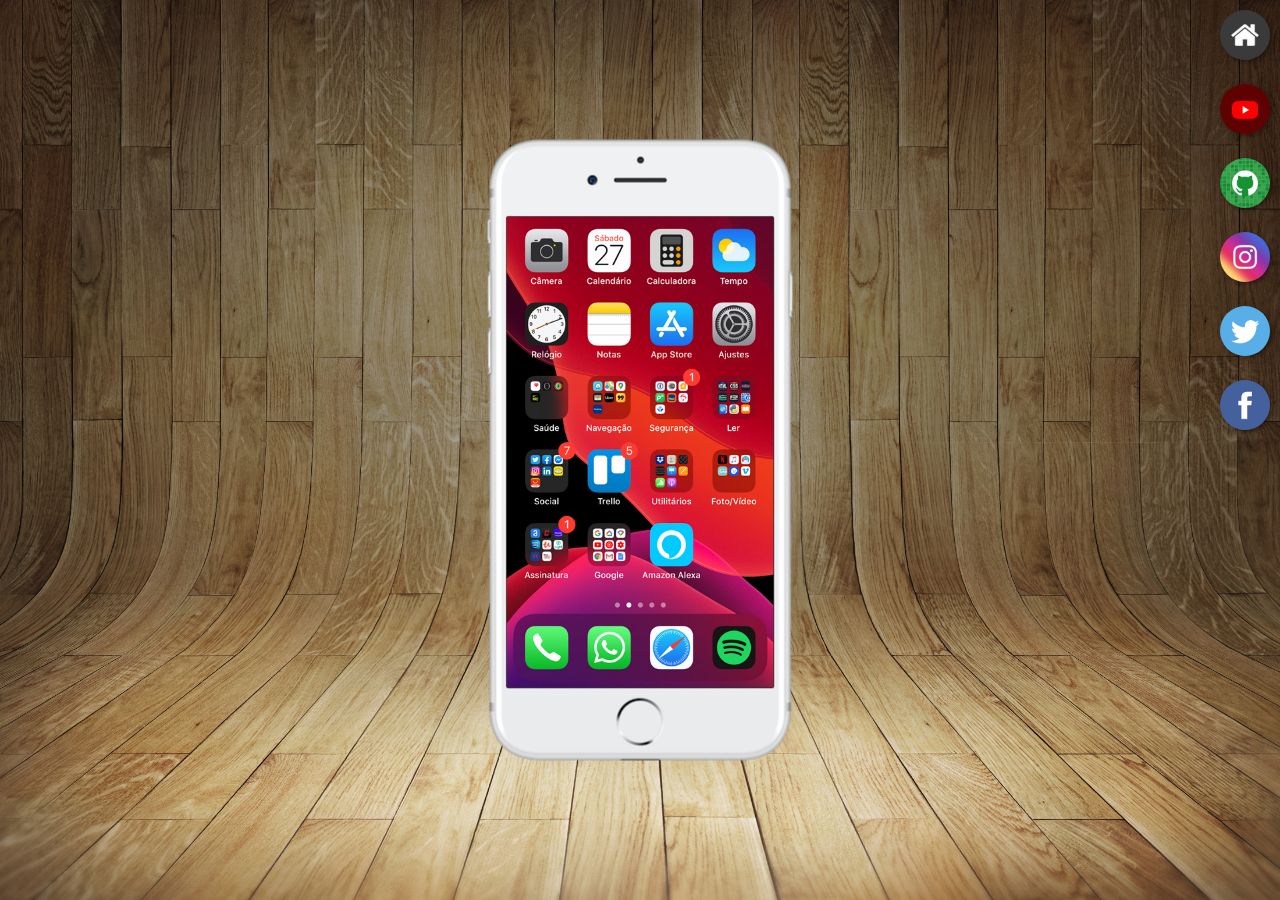
<file: index.html>
<!DOCTYPE html>
<html lang="pt-br">
<head>
    <meta charset="UTF-8">
    <meta http-equiv="X-UA-Compatible" content="IE=edge">
    <meta name="viewport" content="width=device-width, initial-scale=1.0">
    <title>Projeto Rede Sociais</title>
    <link rel="stylesheet" href="estilo/style.css">
</head>
<body>
    <main>
        <section id="telefone">
            <iframe src="home.html" name="tela" id="tela" frameborder="0">
                Seu navegador não é compatível com isso...
            </iframe>
        </section>

        <section id="redes-sociais">
            <a href="home.html" target="tela"><img src="imagens/logo-home.jpg" alt=""></a> <br>
            <a href="paginas/youtube.html" target="tela"><img src="imagens/logo-youtube.jpg" alt=""></a> <br>
            <a href="paginas/github.html" target="tela"><img src="imagens/logo-github.jpg" alt=""></a> <br>
            <a href="paginas/instagram.html" target="tela"><img src="imagens/logo-instagram.jpg" alt=""></a> <br>
            <a href="paginas/twitter.html" target="tela"><img src="imagens/logo-twitter.jpg" alt=""></a> <br>
            <a href="paginas/facebook.html" target="tela"><img src="imagens/logo-facebook.jpg" alt=""></a>
        </section>
    </main>
</body>
</html>
</file>
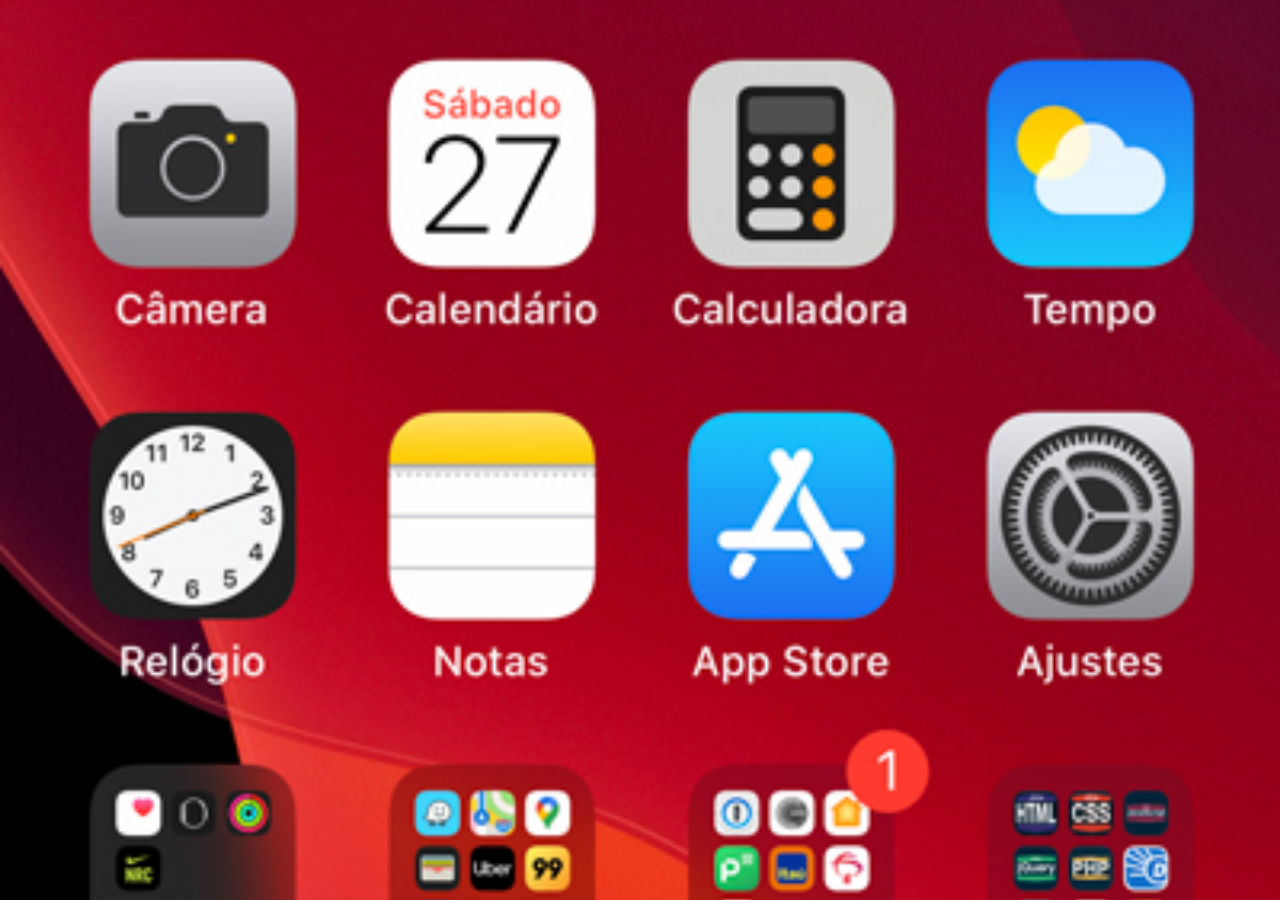
<file: home.html>
<!DOCTYPE html>
<html lang="pt-br">
<head>
    <meta charset="UTF-8">
    <meta http-equiv="X-UA-Compatible" content="IE=edge">
    <meta name="viewport" content="width=device-width, initial-scale=1.0">
    <title>Home</title>
    <style>
        * { 
            margin: 0px;
            padding: 0px;
        }

        body {
            width: 100vw;
            height: 100vh;
            background:black url(imagens/tela-home.jpg) top center/cover no-repeat fixed ;
        }
    </style>
</head>
<body>
    
</body>
</html>
</file>
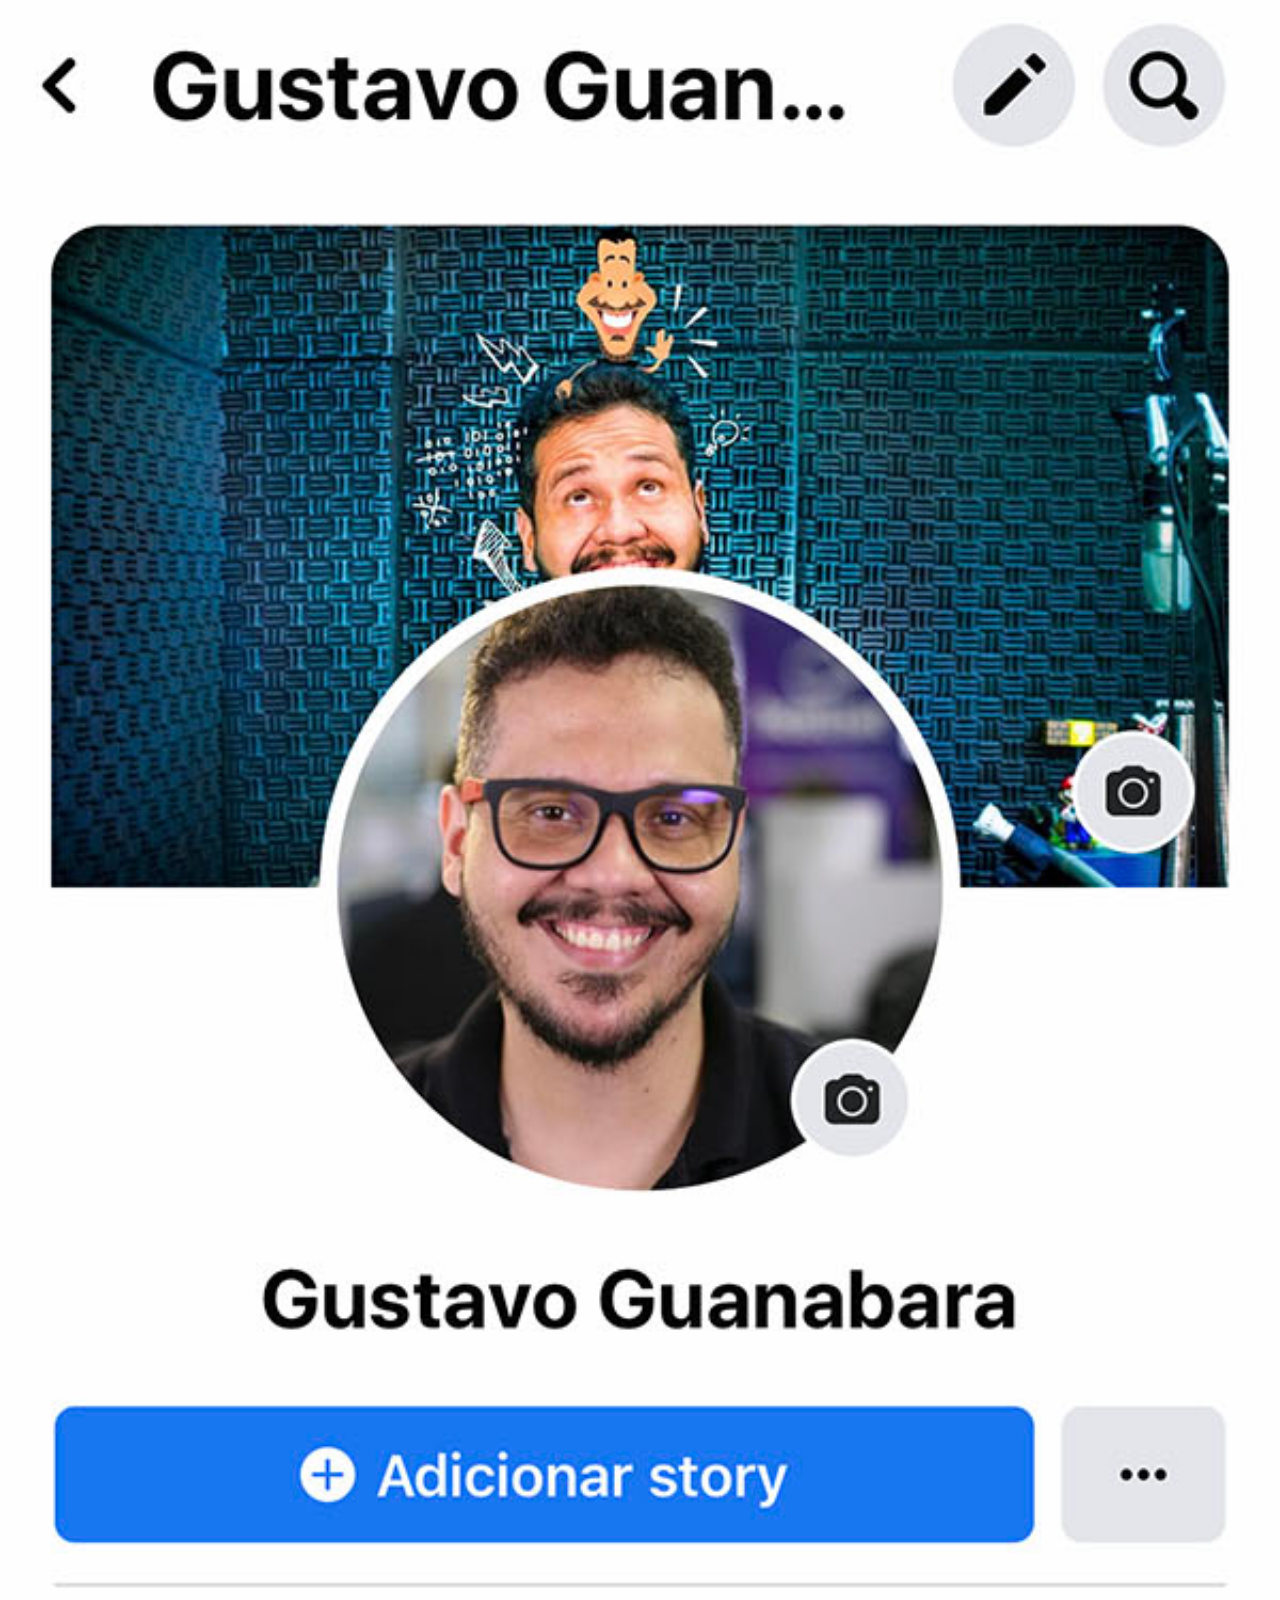
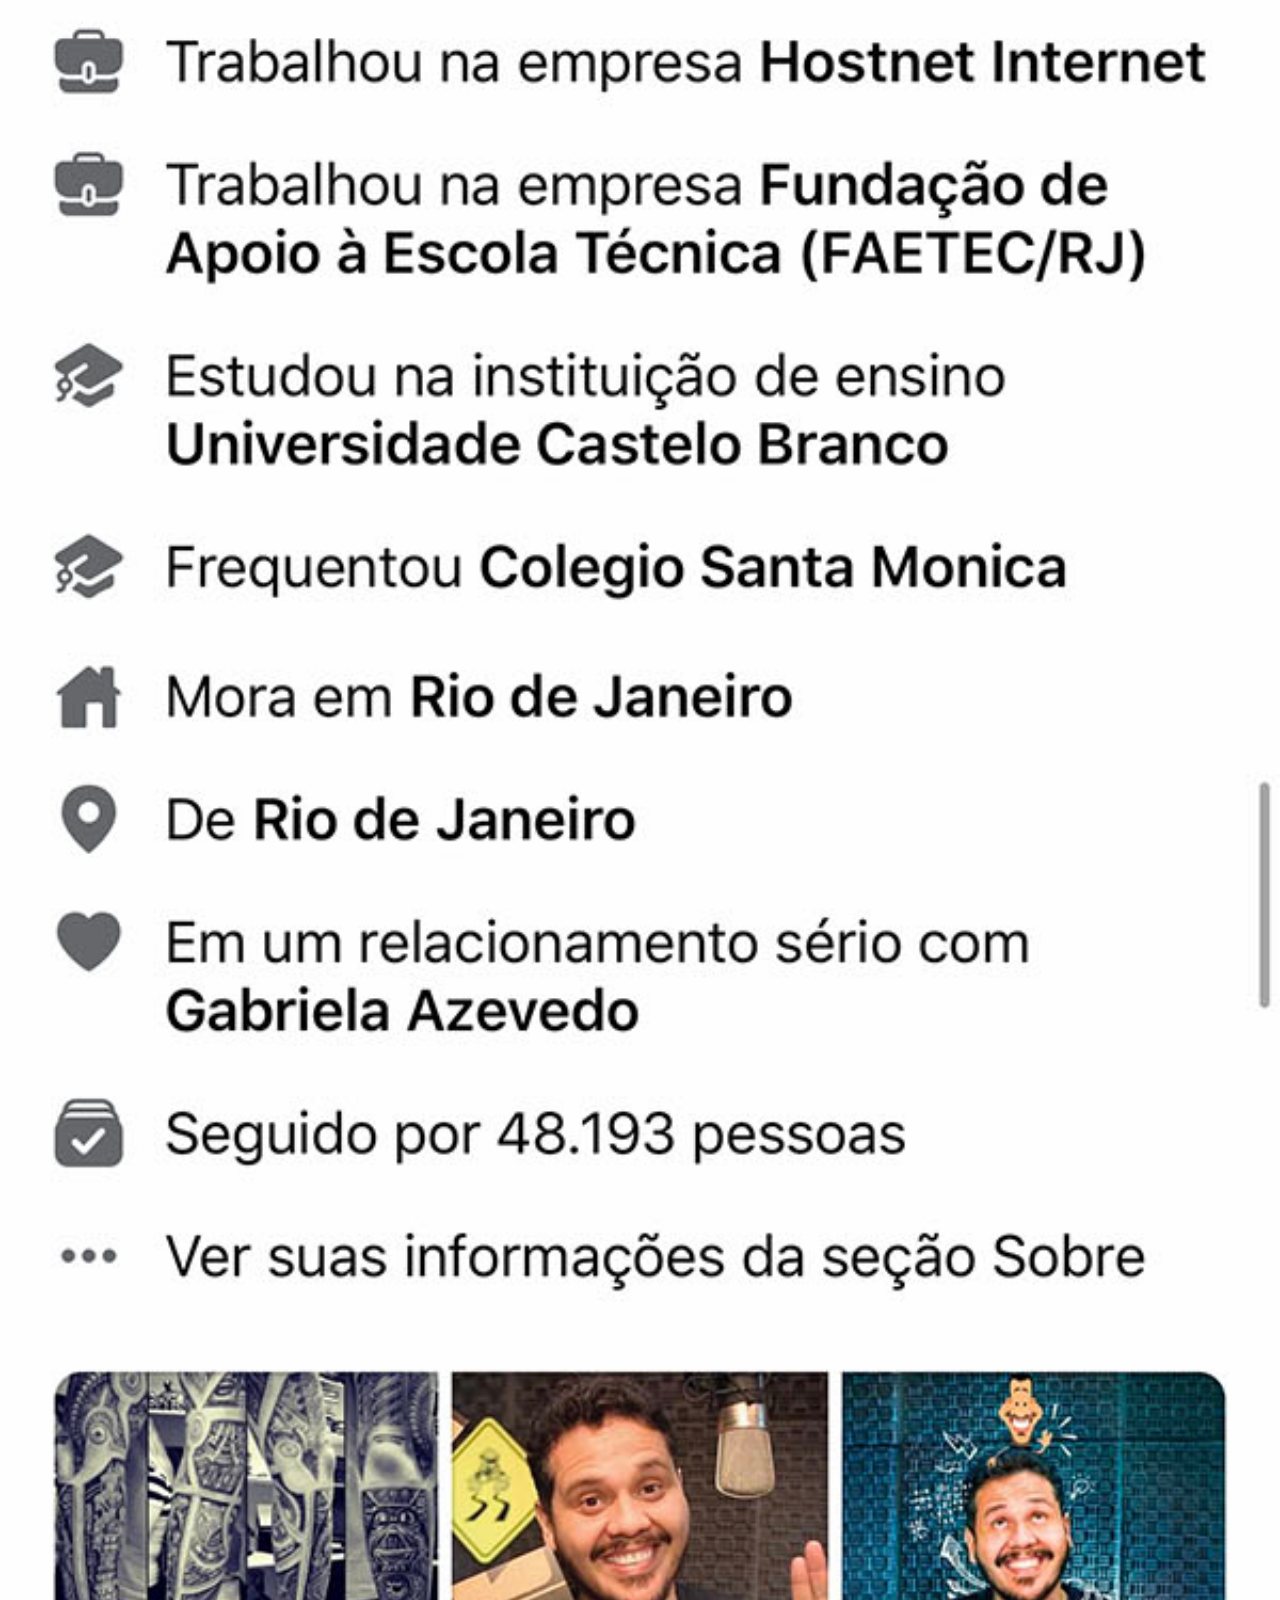
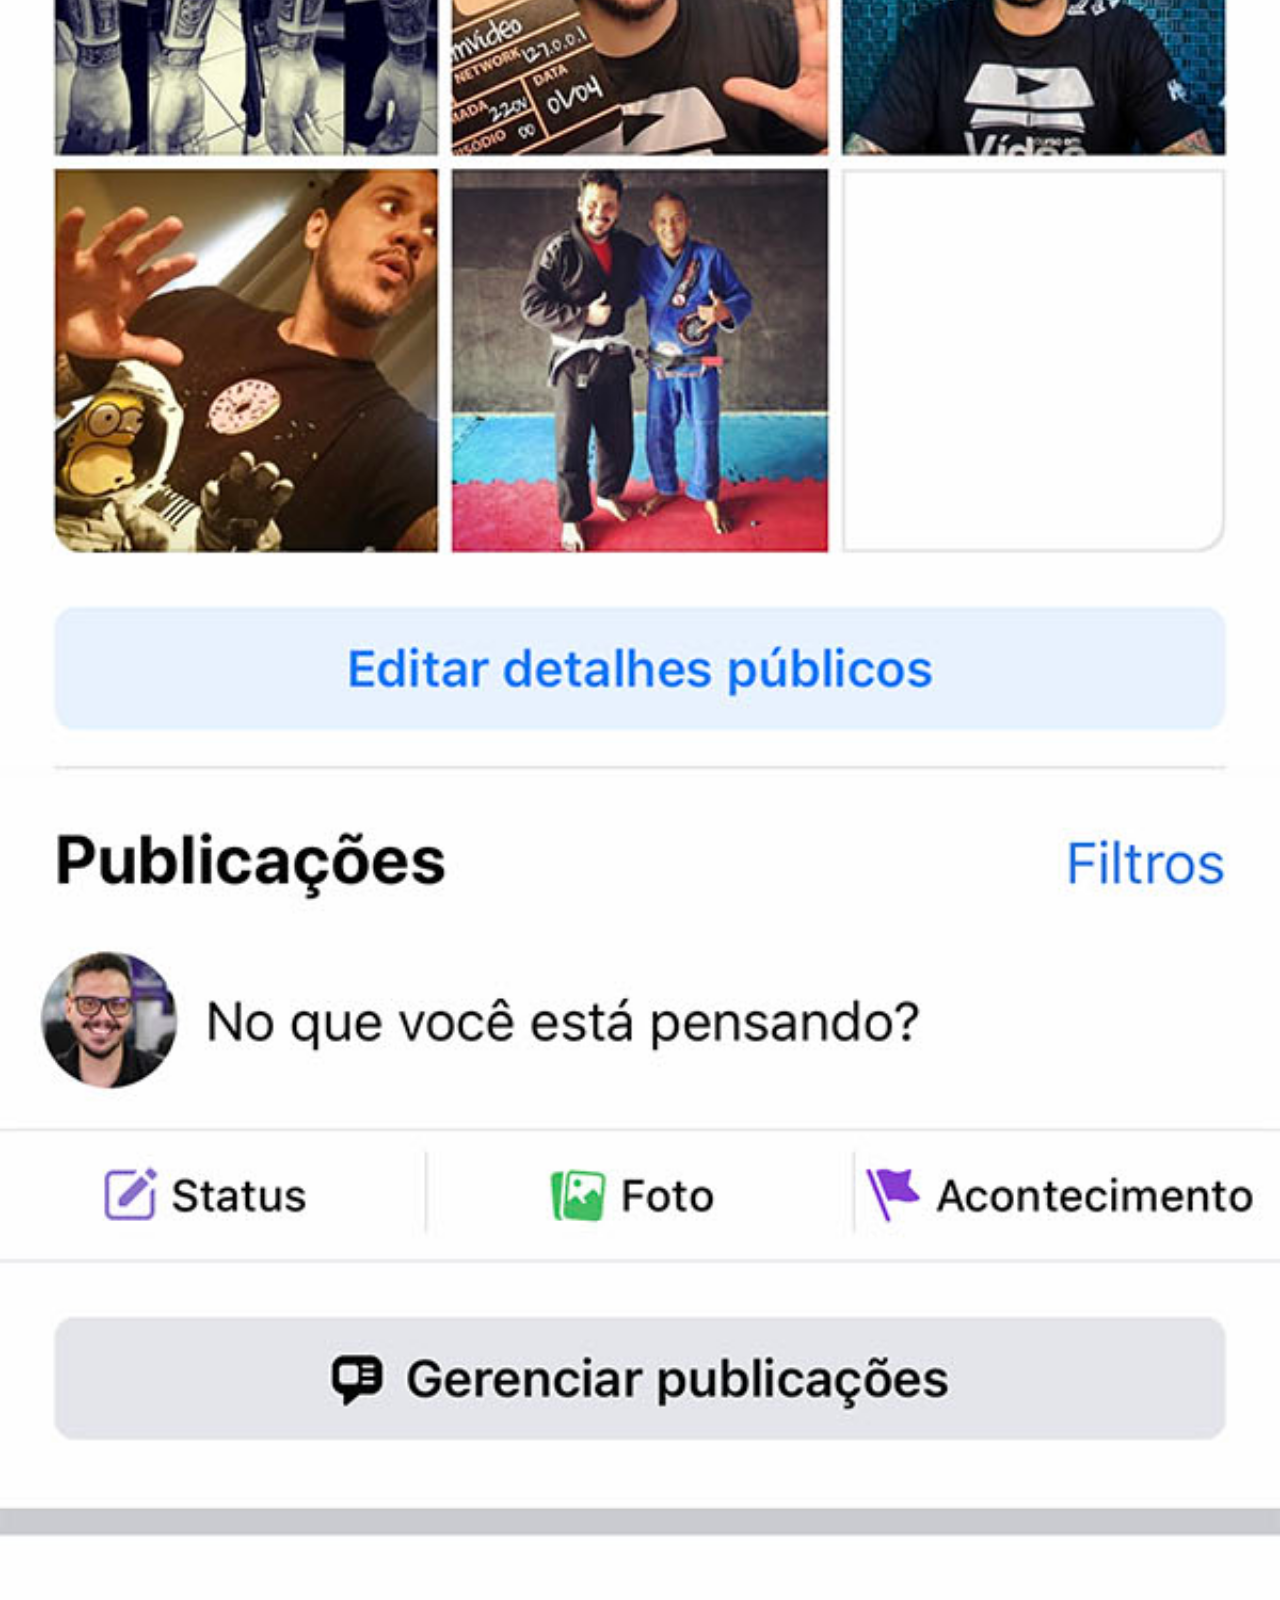
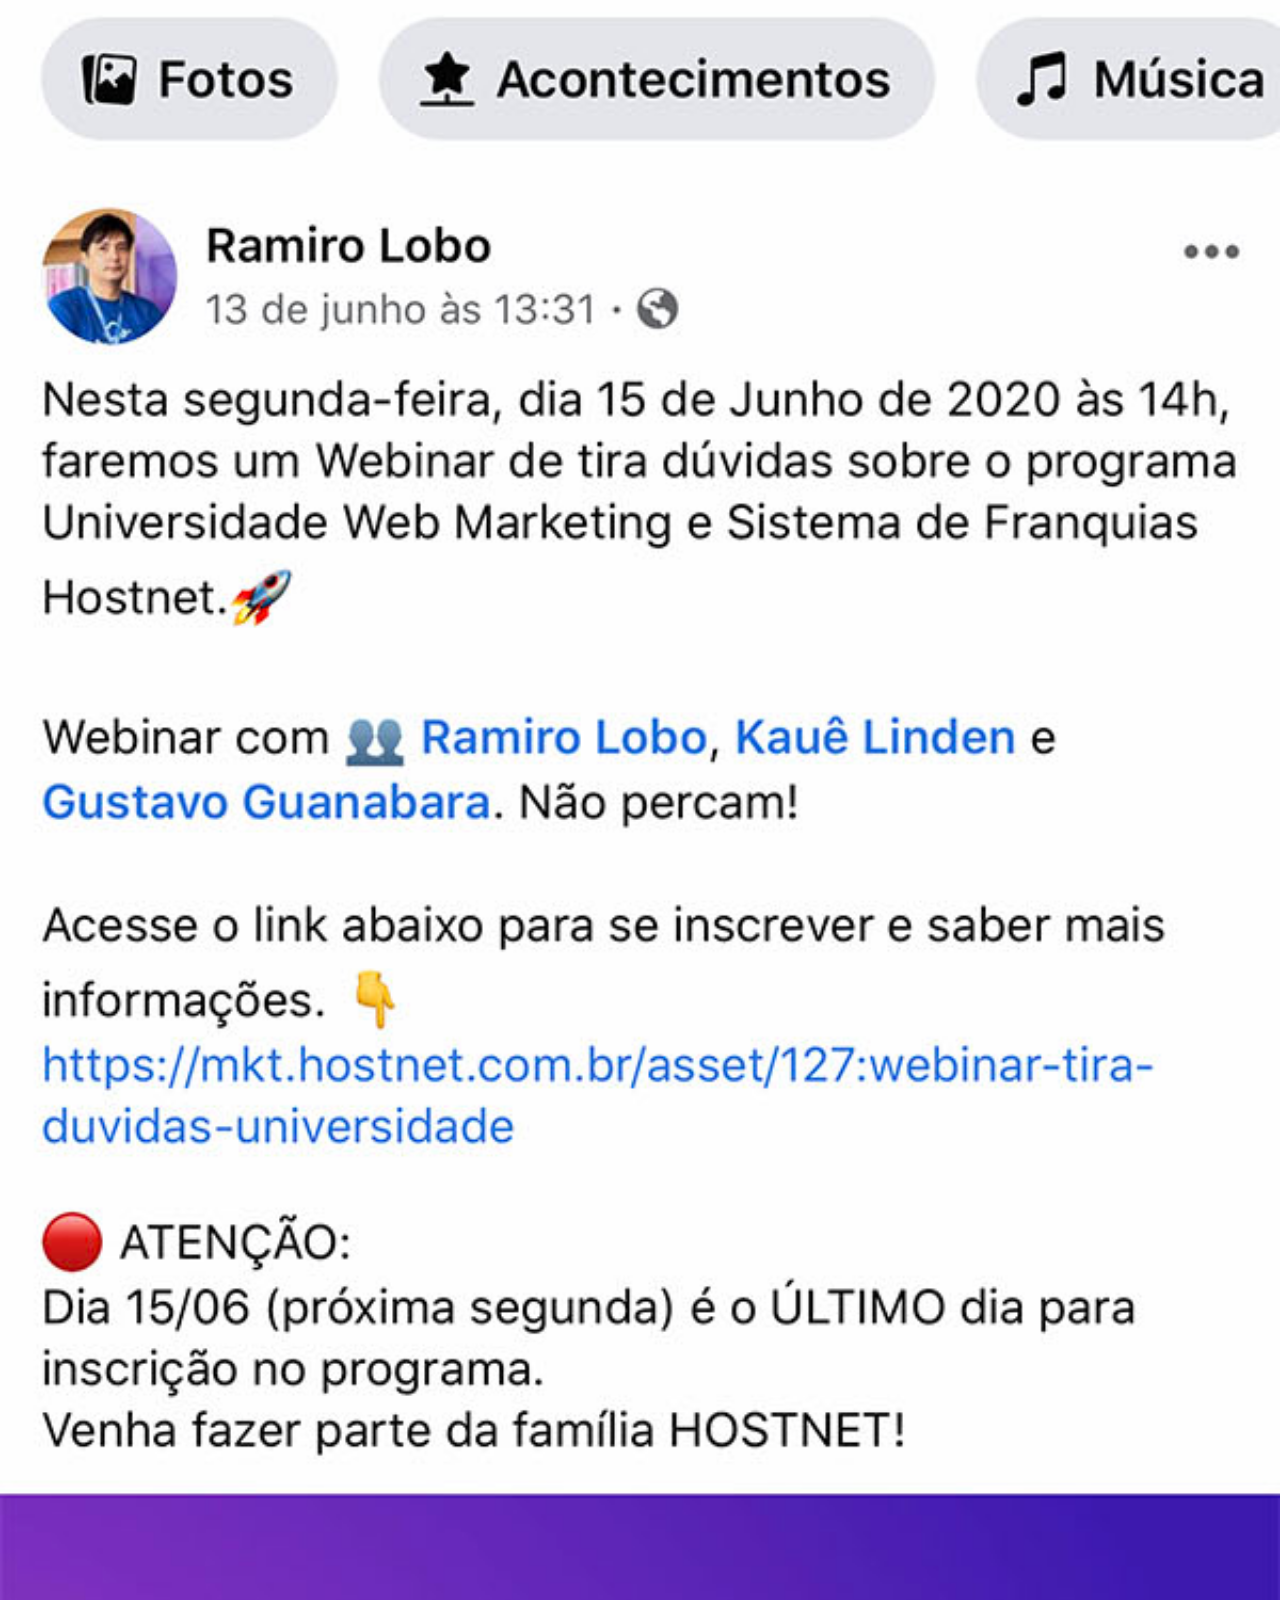
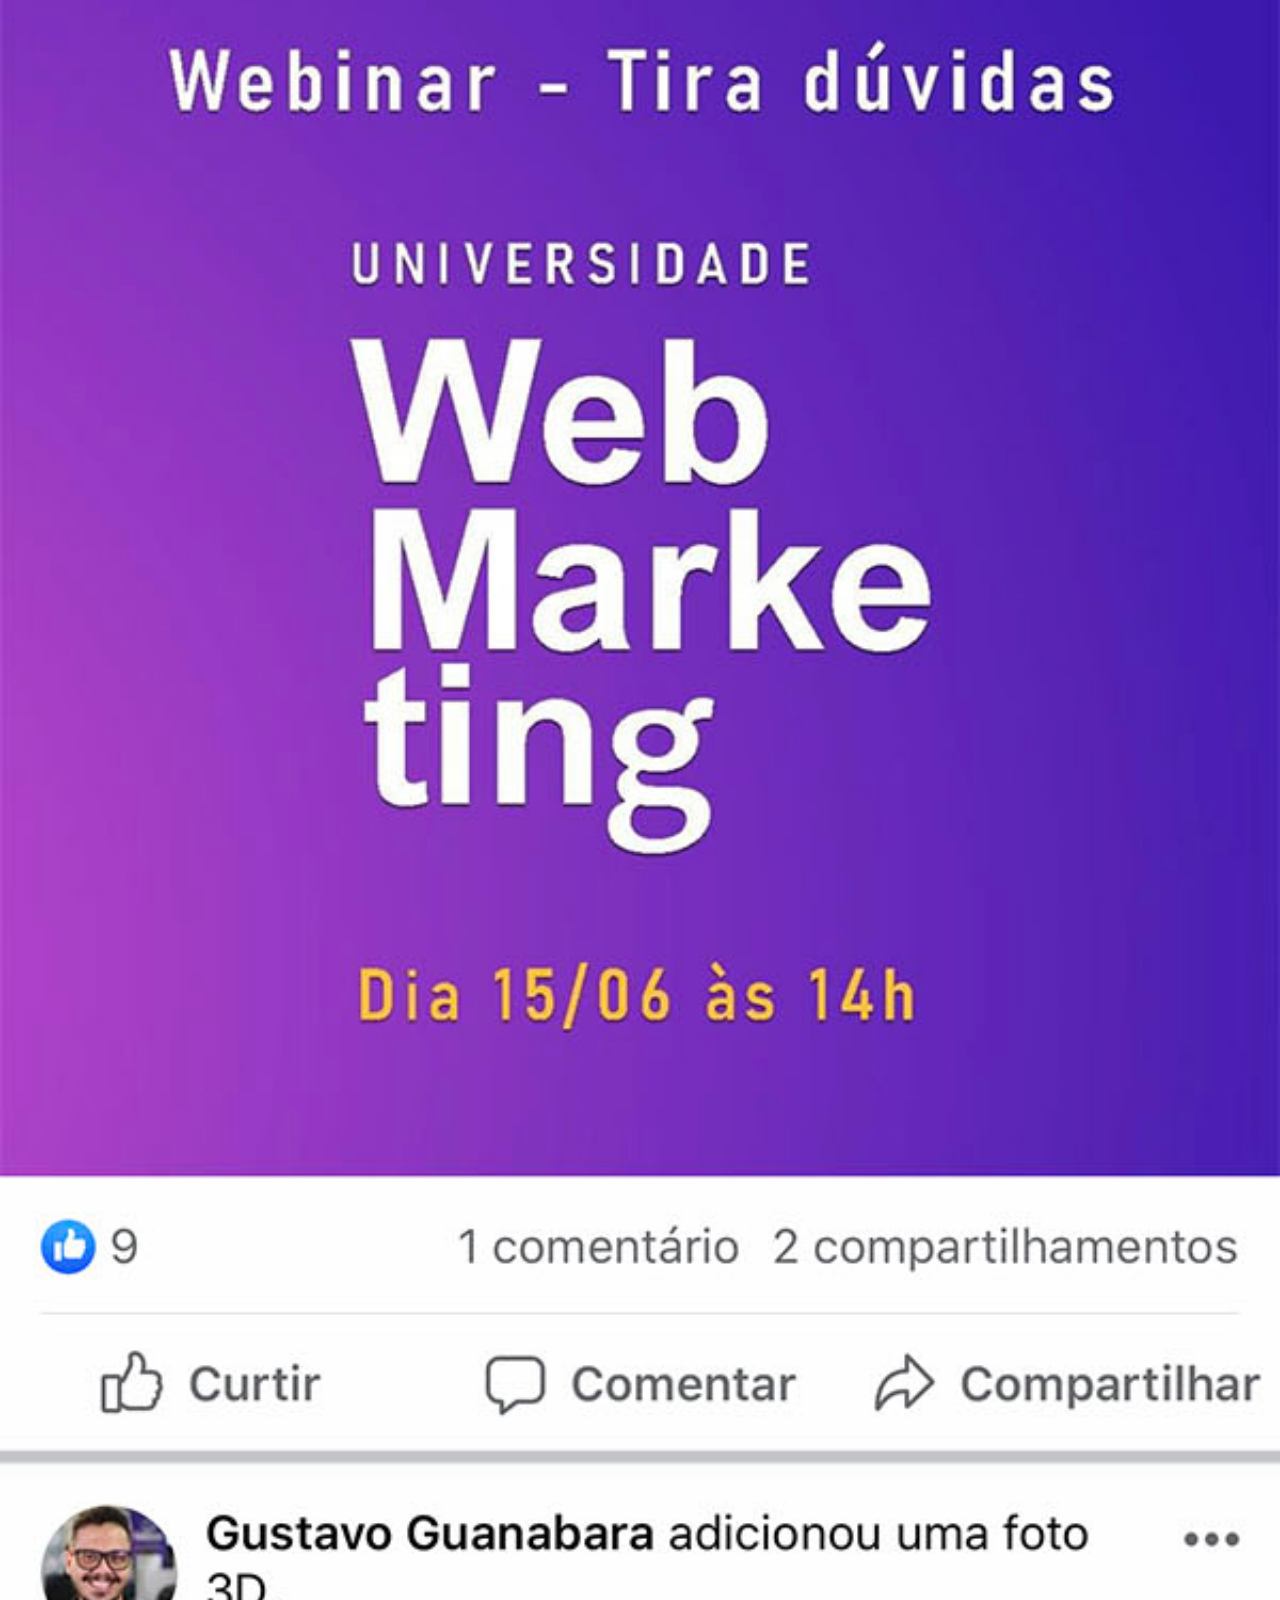
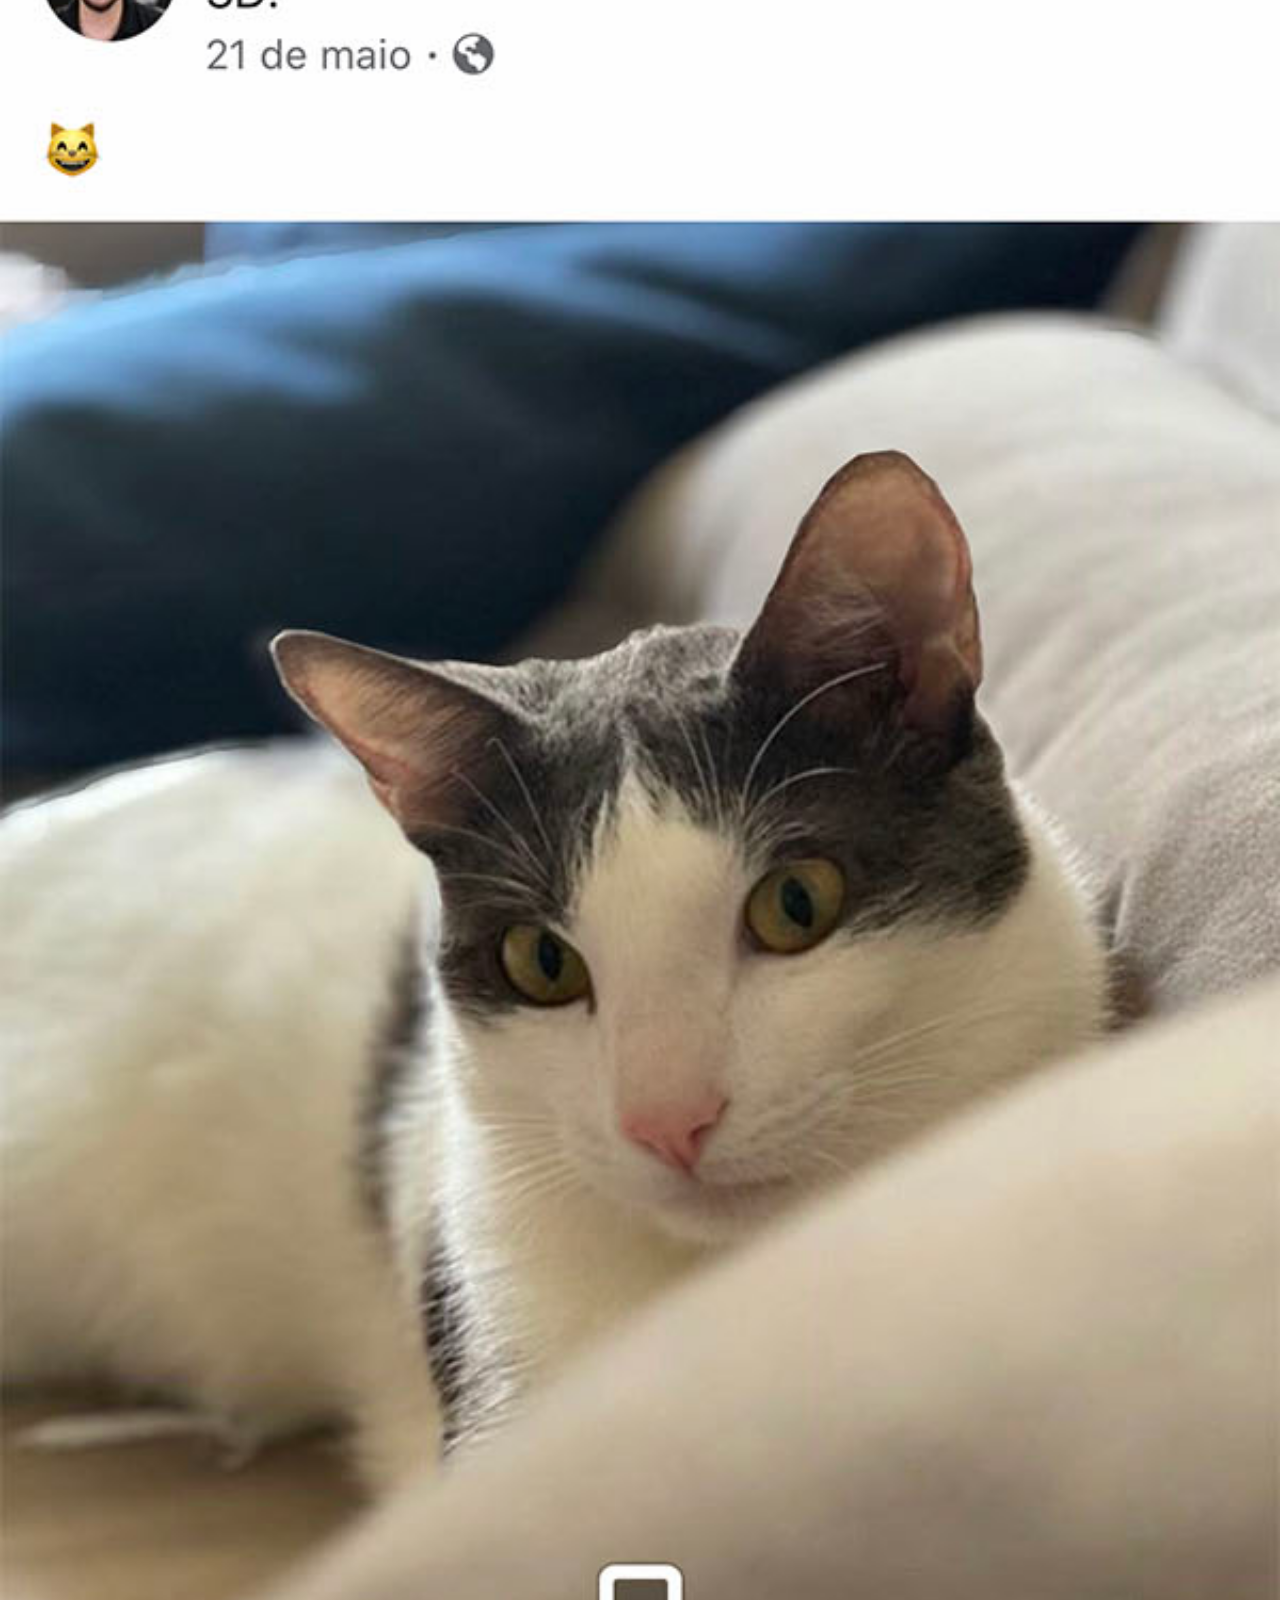
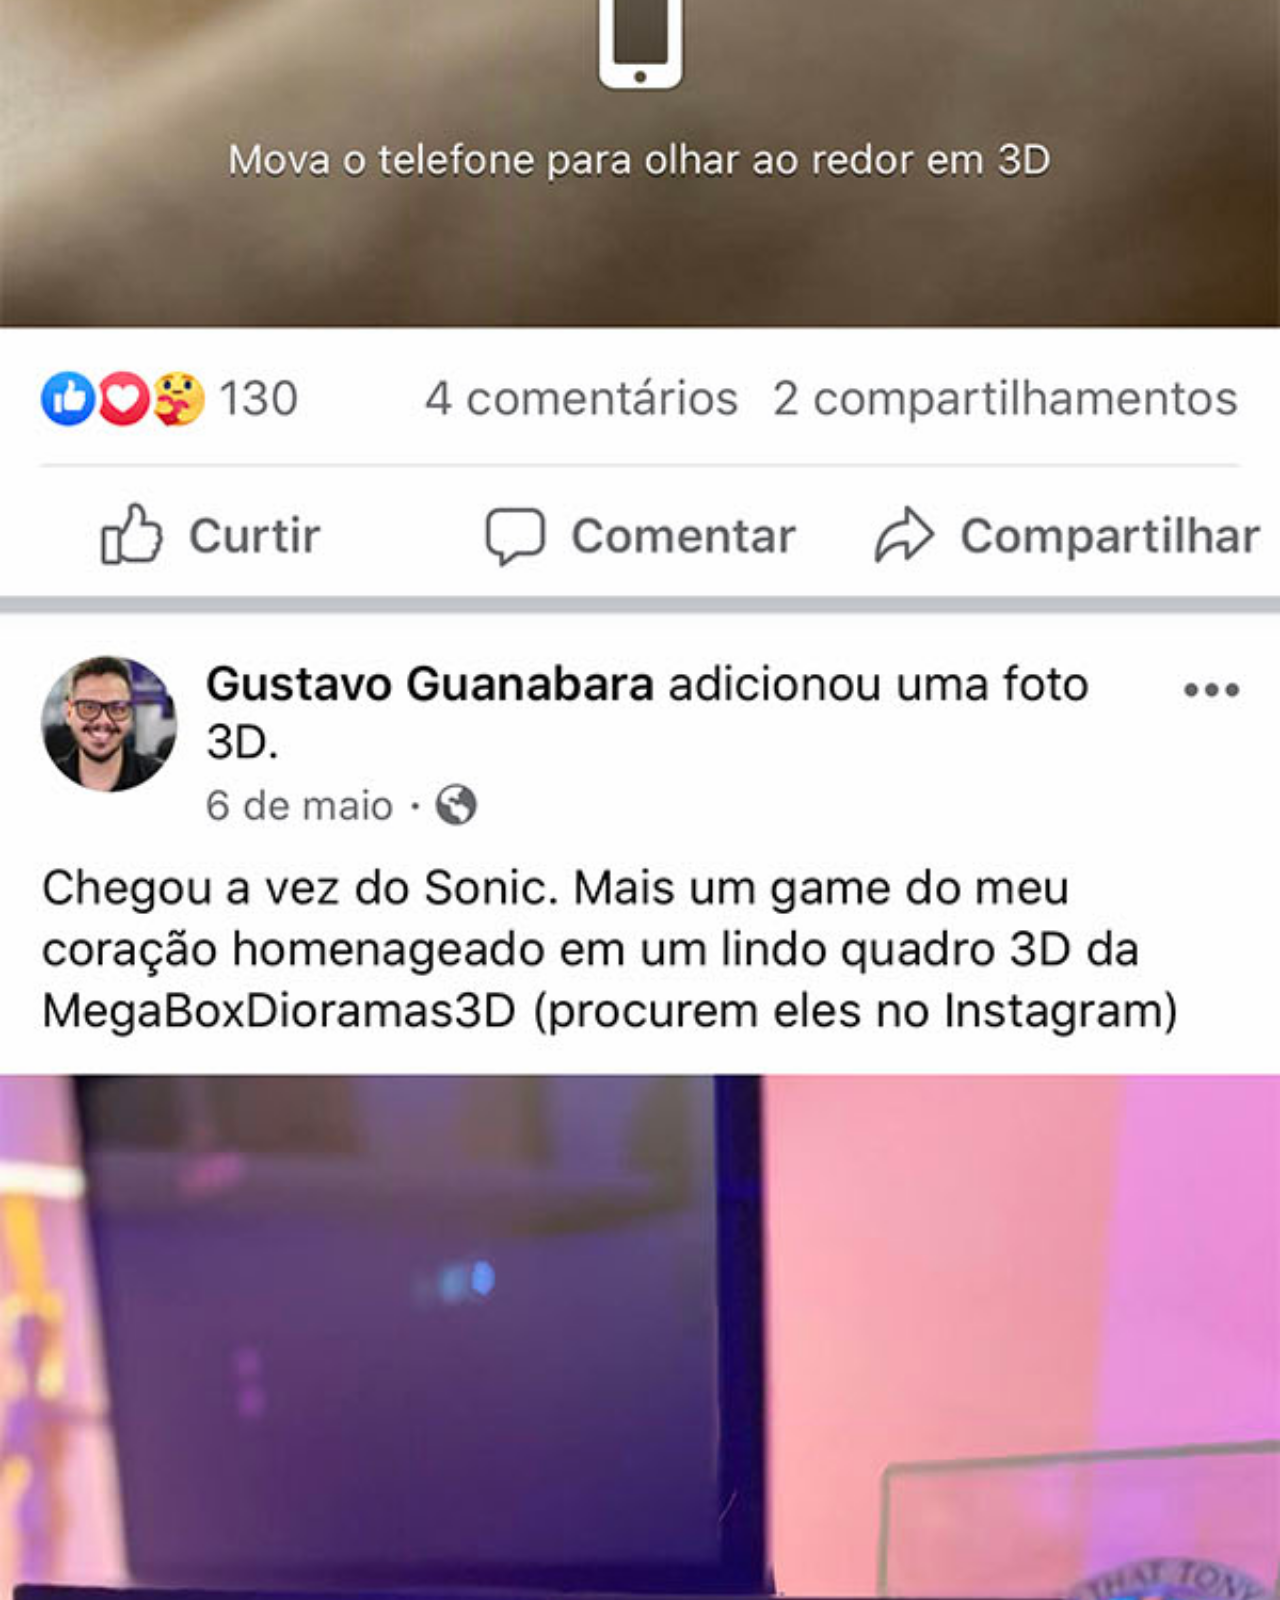
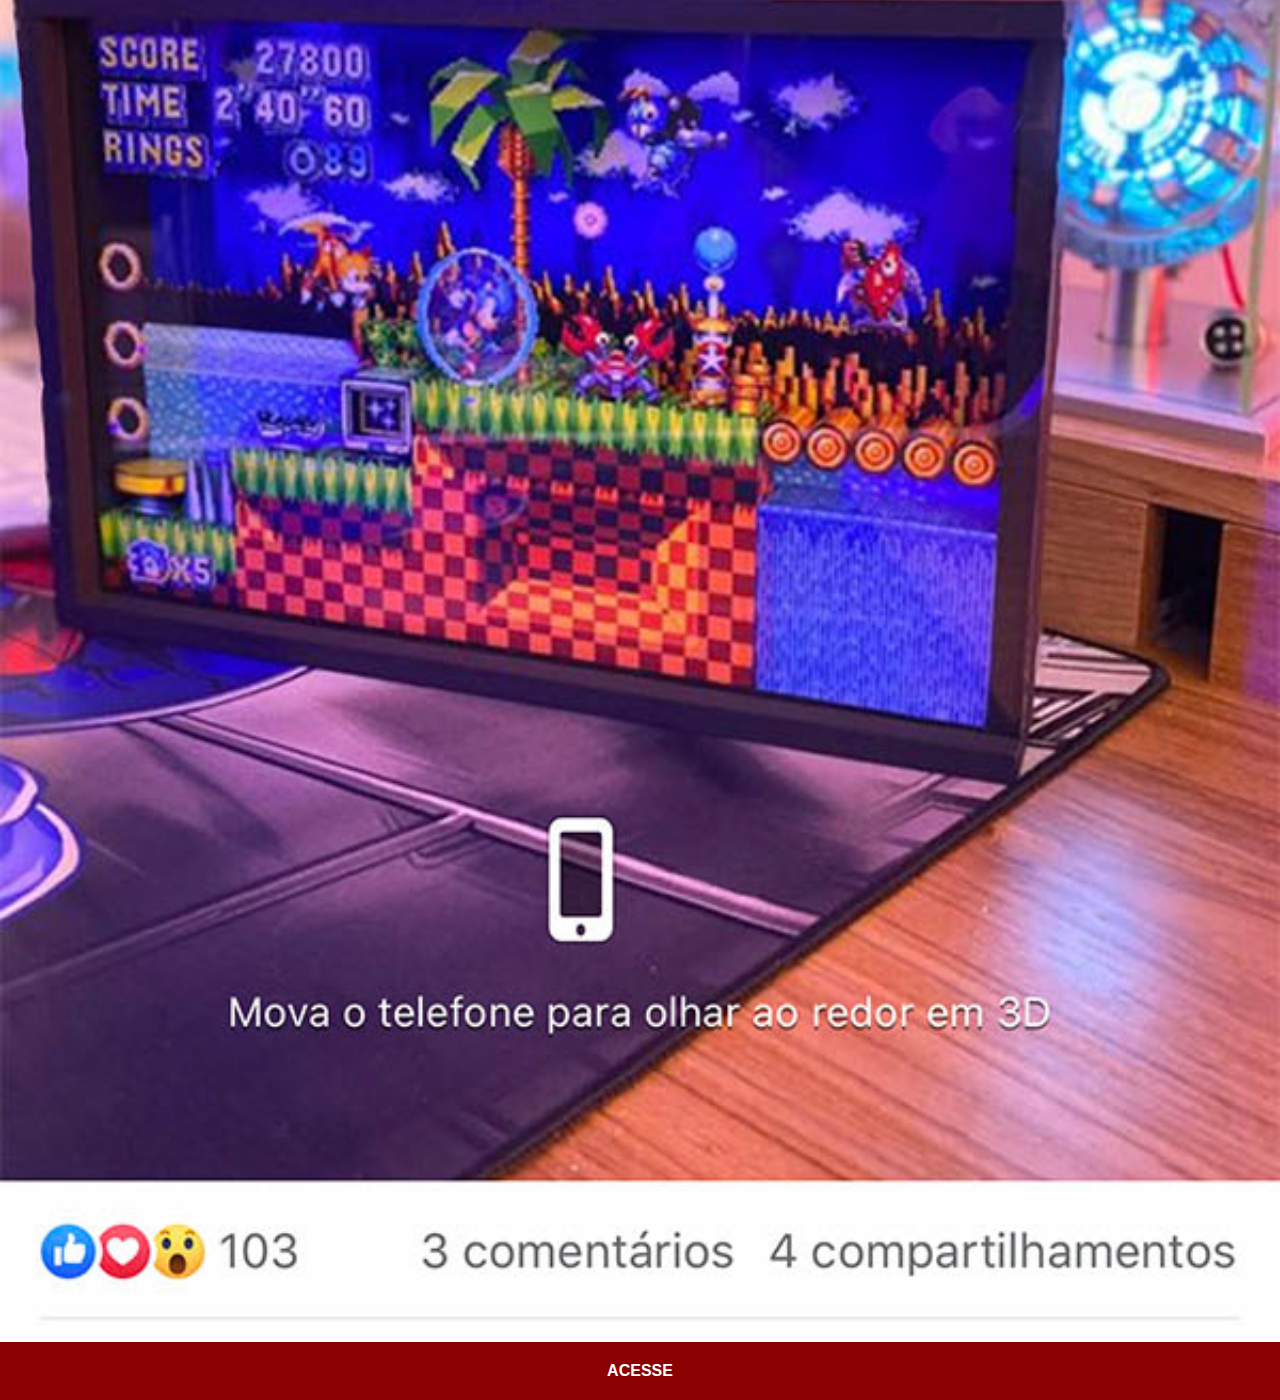
<file: paginas/facebook.html>
<!DOCTYPE html>
<html lang="pt-br">
<head>
    <meta charset="UTF-8">
    <meta http-equiv="X-UA-Compatible" content="IE=edge">
    <meta name="viewport" content="width=device-width, initial-scale=1.0">
    <title>Facebook</title>
    <link rel="stylesheet" href="../estilo/social.css">
</head>
<body>
    <img src="../imagens/tela-facebook.jpg" alt="Facebook">
    <a href="https://www.facebook.com/gustavoguanabara/" target="_blank">ACESSE</a>
</body>
</html>
</file>
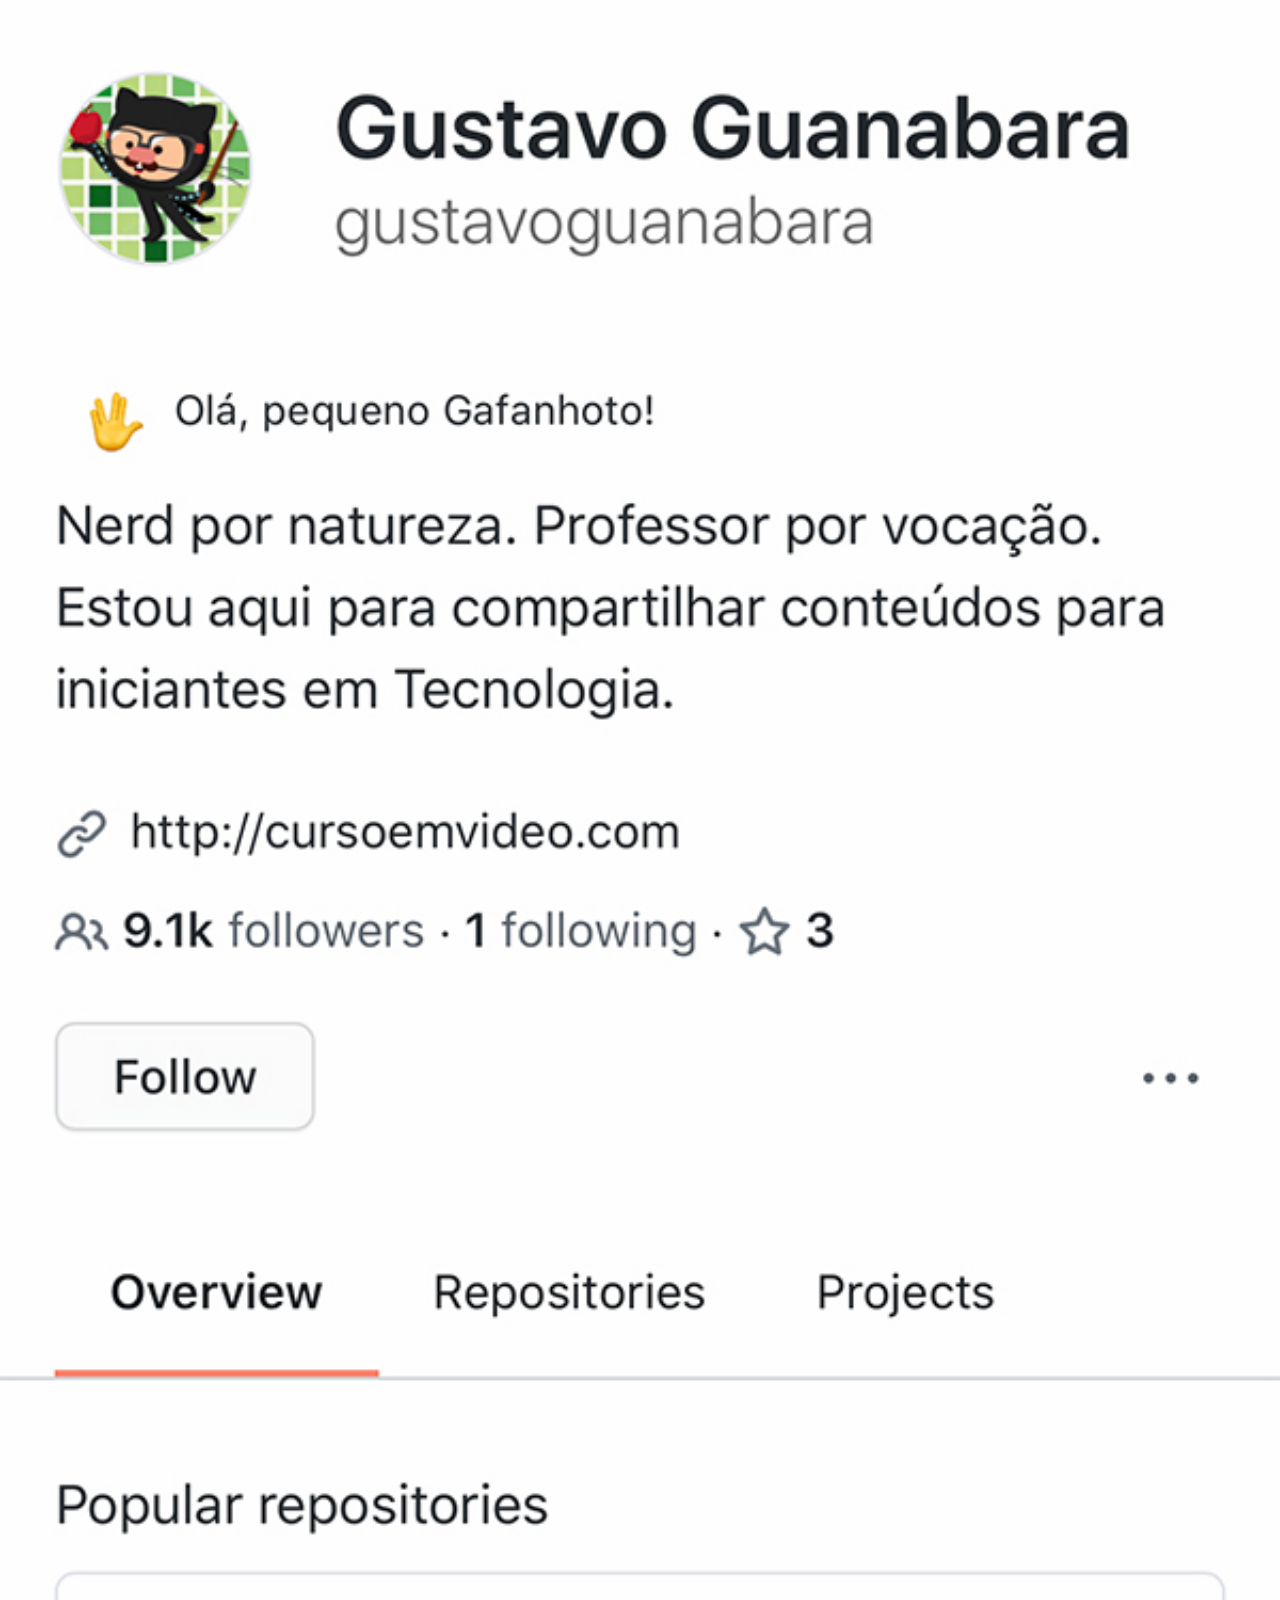
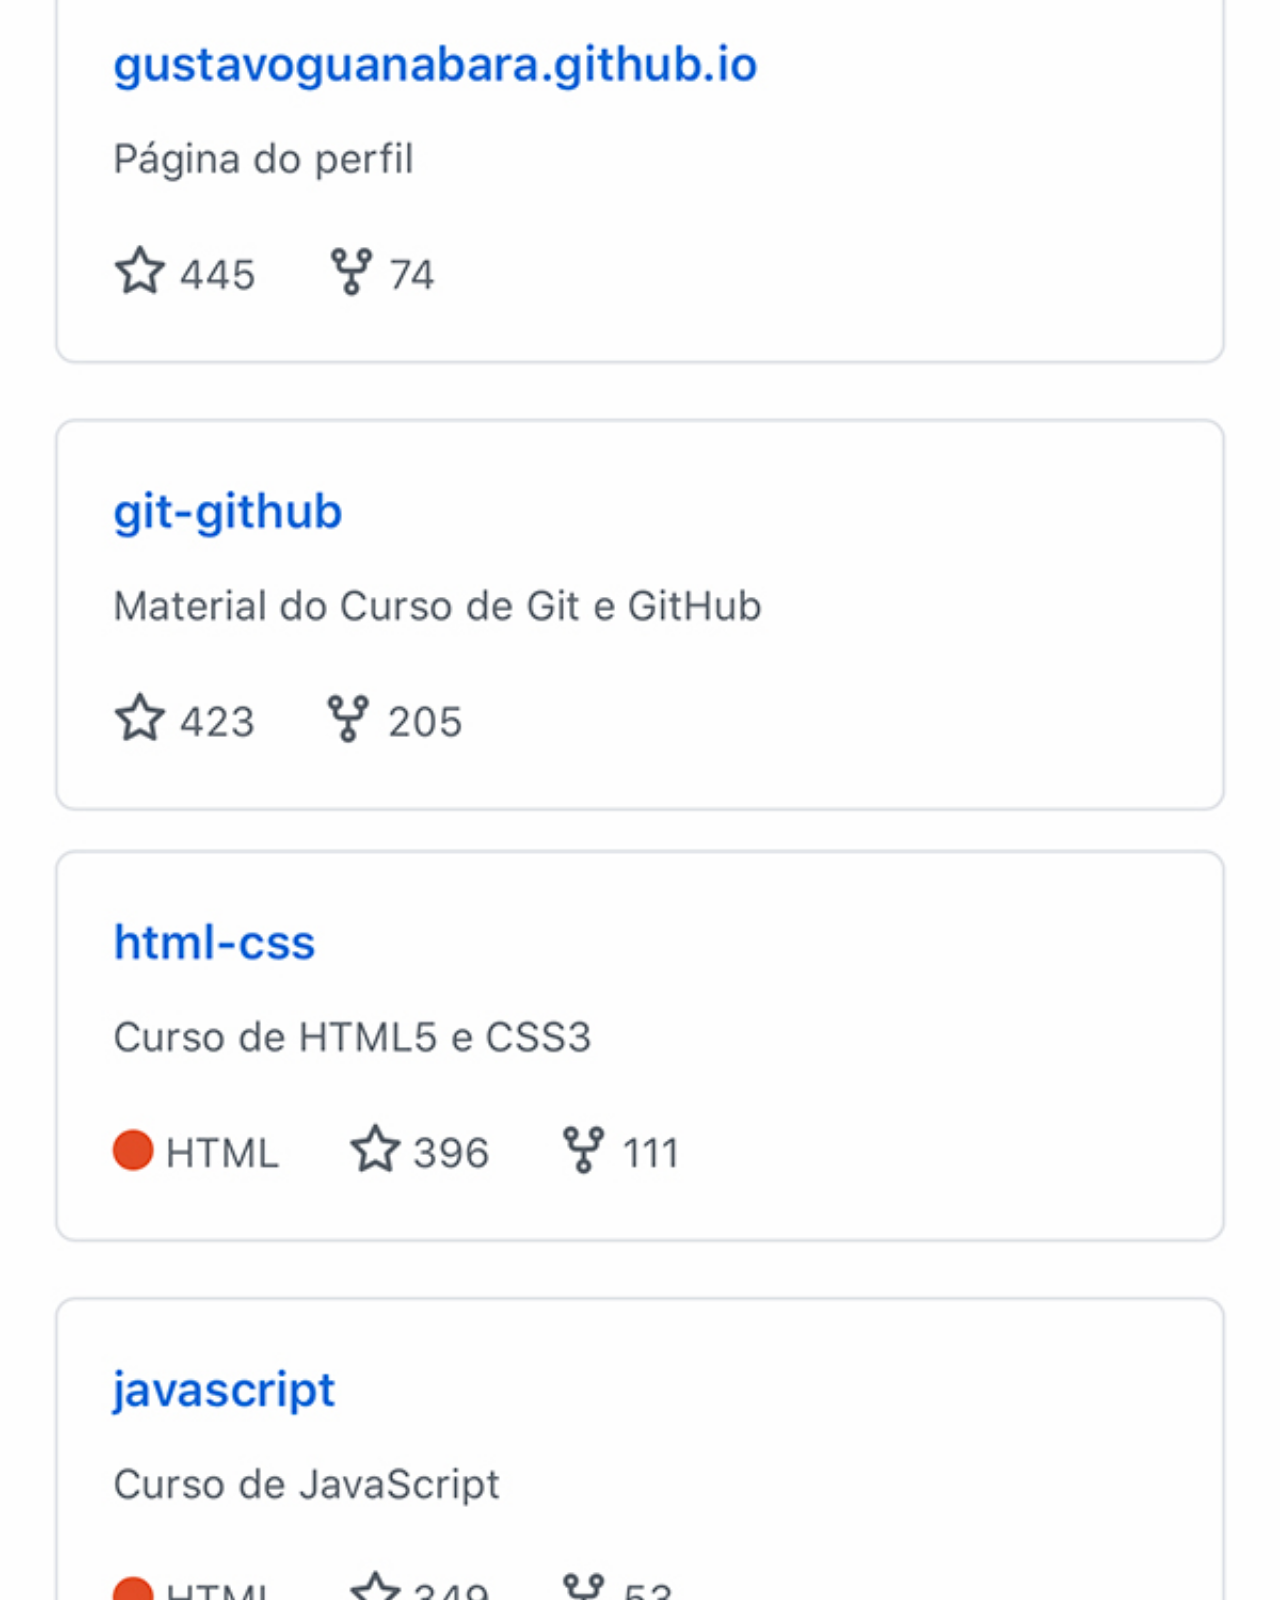
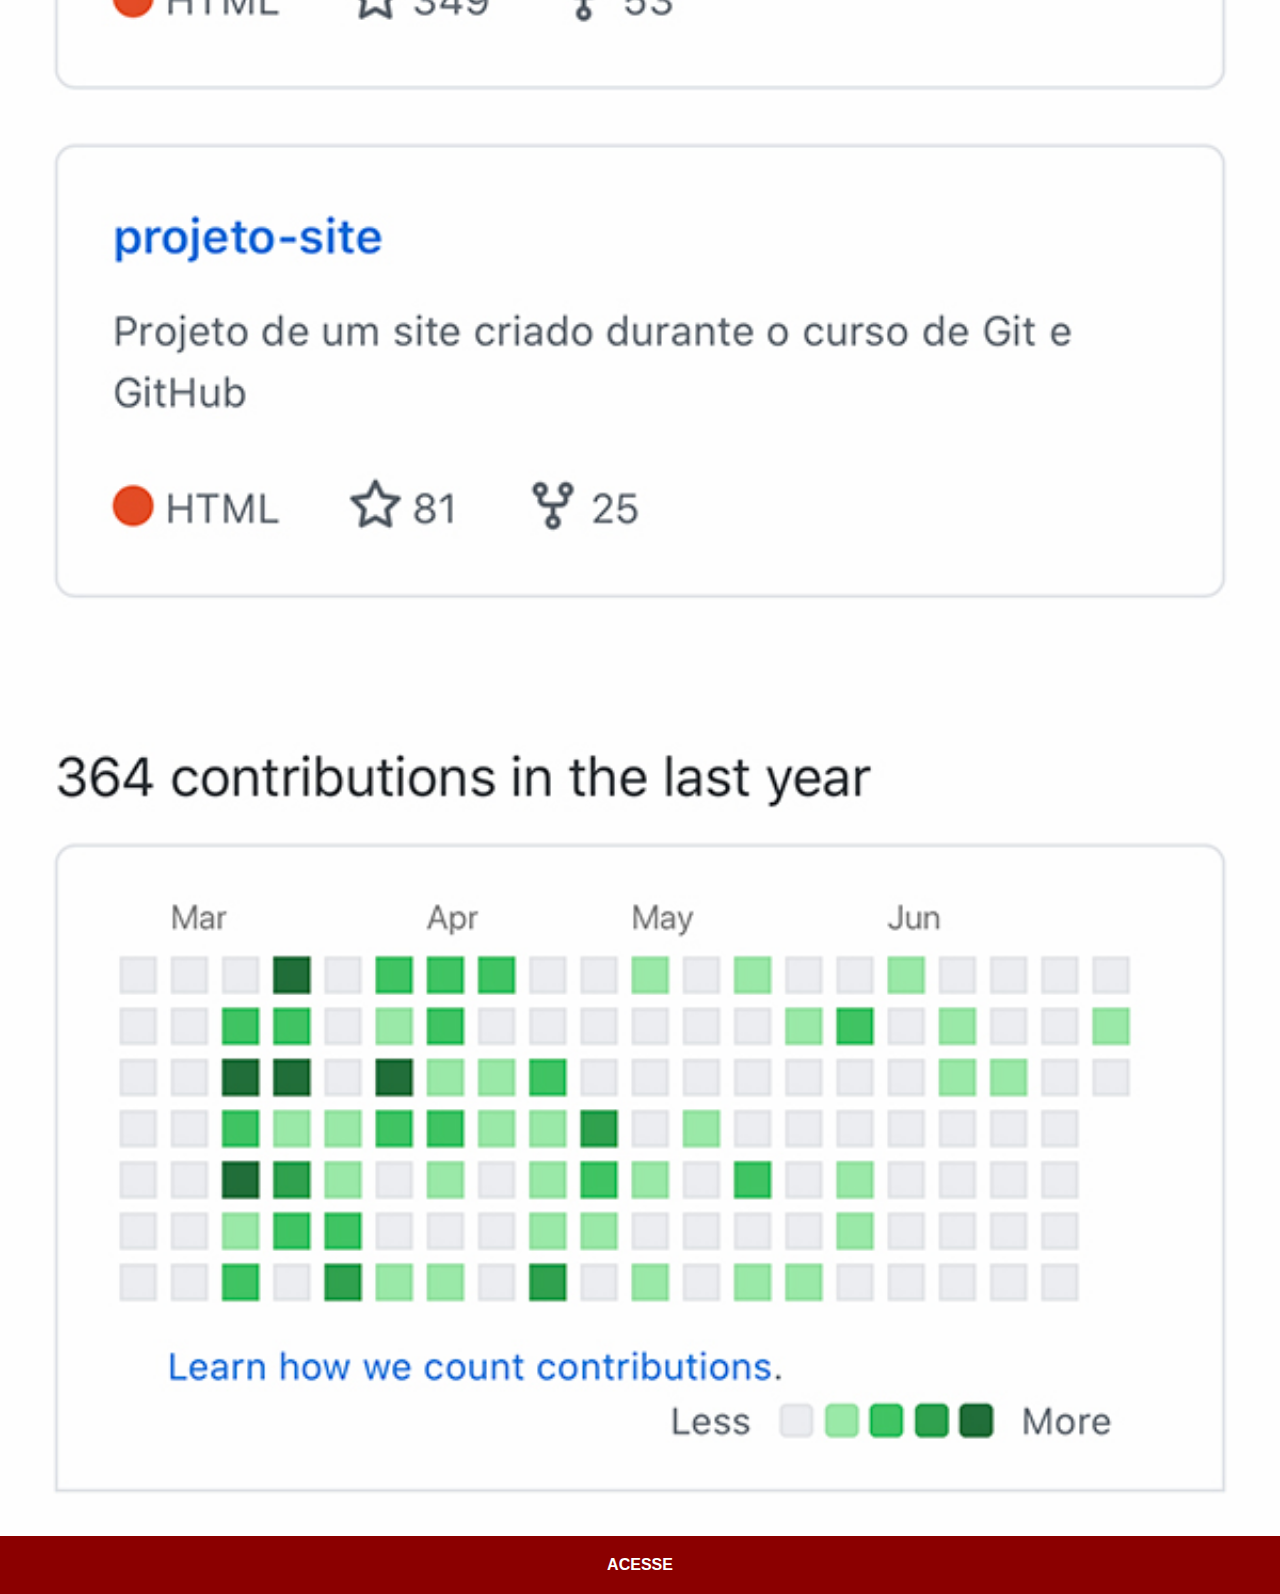
<file: paginas/github.html>
<!DOCTYPE html>
<html lang="pt-br">
<head>
    <meta charset="UTF-8">
    <meta http-equiv="X-UA-Compatible" content="IE=edge">
    <meta name="viewport" content="width=device-width, initial-scale=1.0">
    <title>Github</title>
    <link rel="stylesheet" href="../estilo/social.css">
</head>
<body>
    <img src="../imagens/tela-github.jpg" alt="Github">
    <a href="https://gustavoguanabara.github.io/" target="_blank">ACESSE</a>
</body>
</html>
</file>
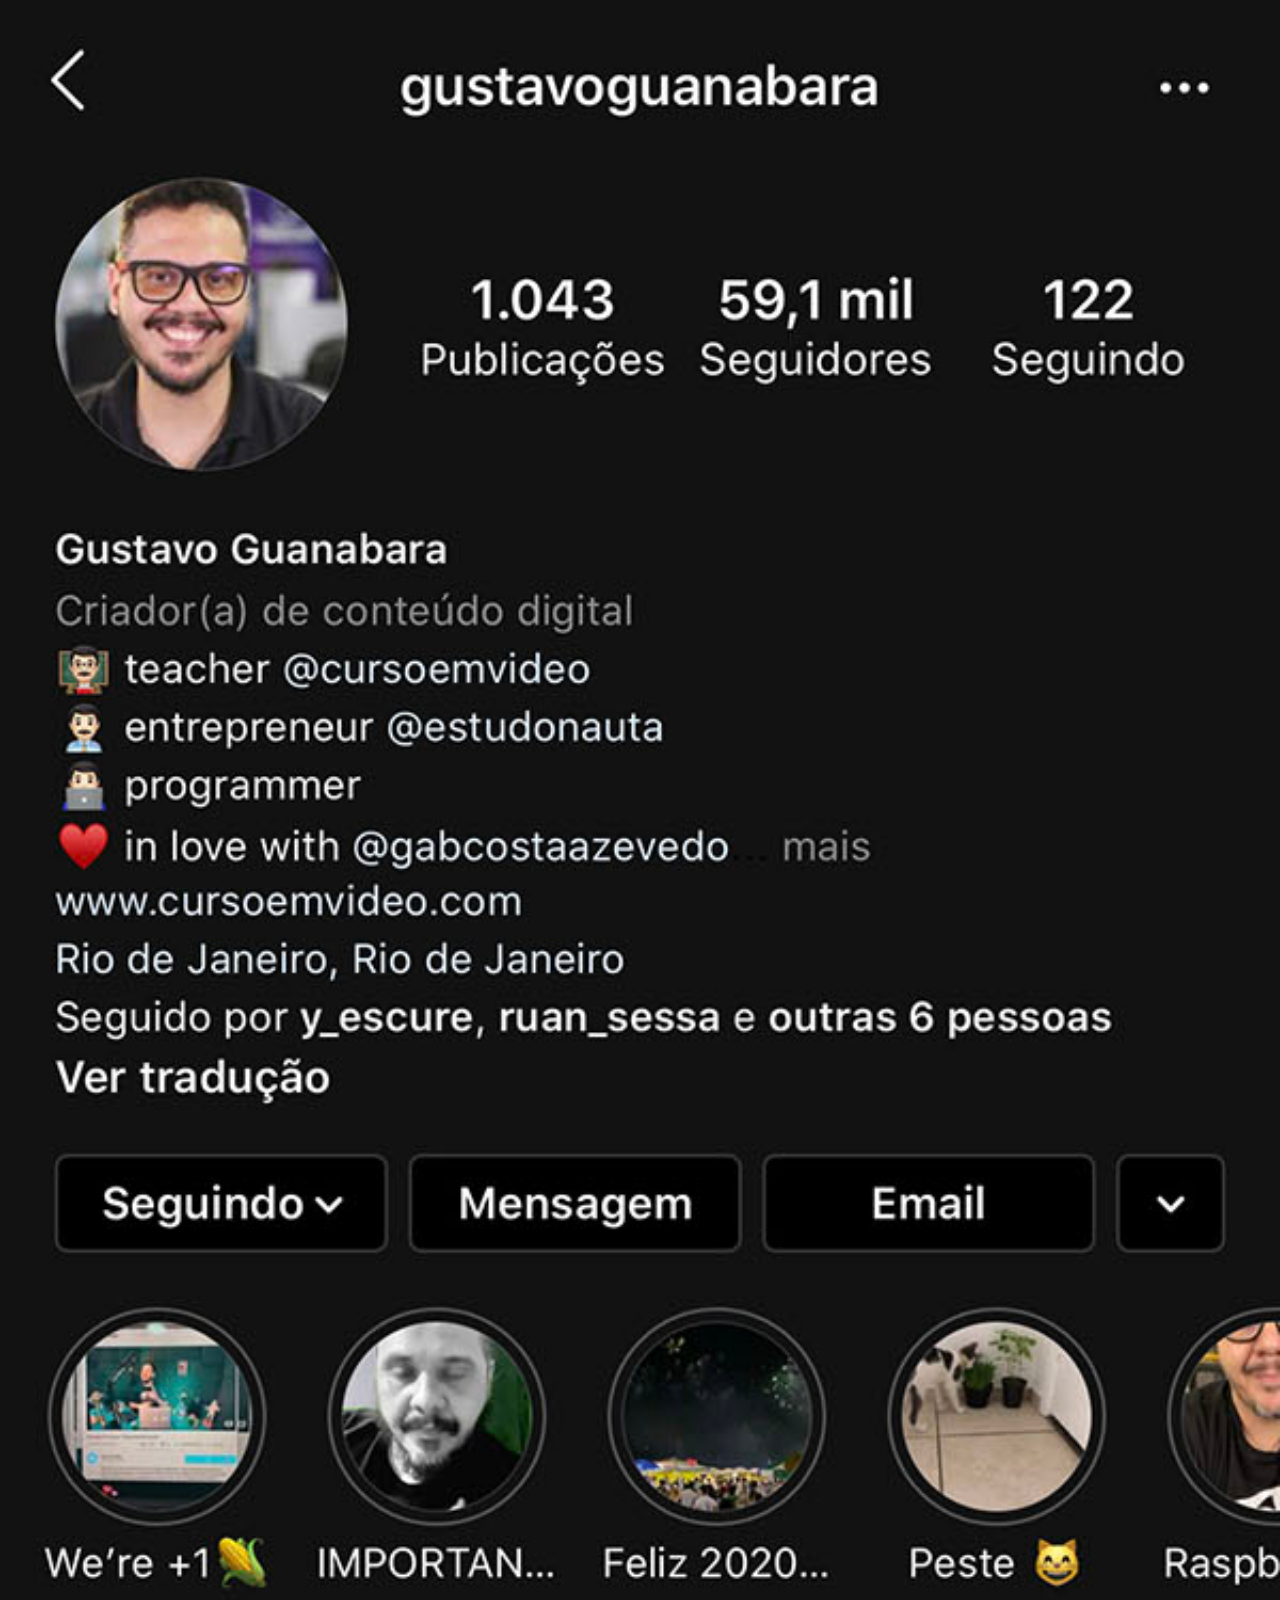
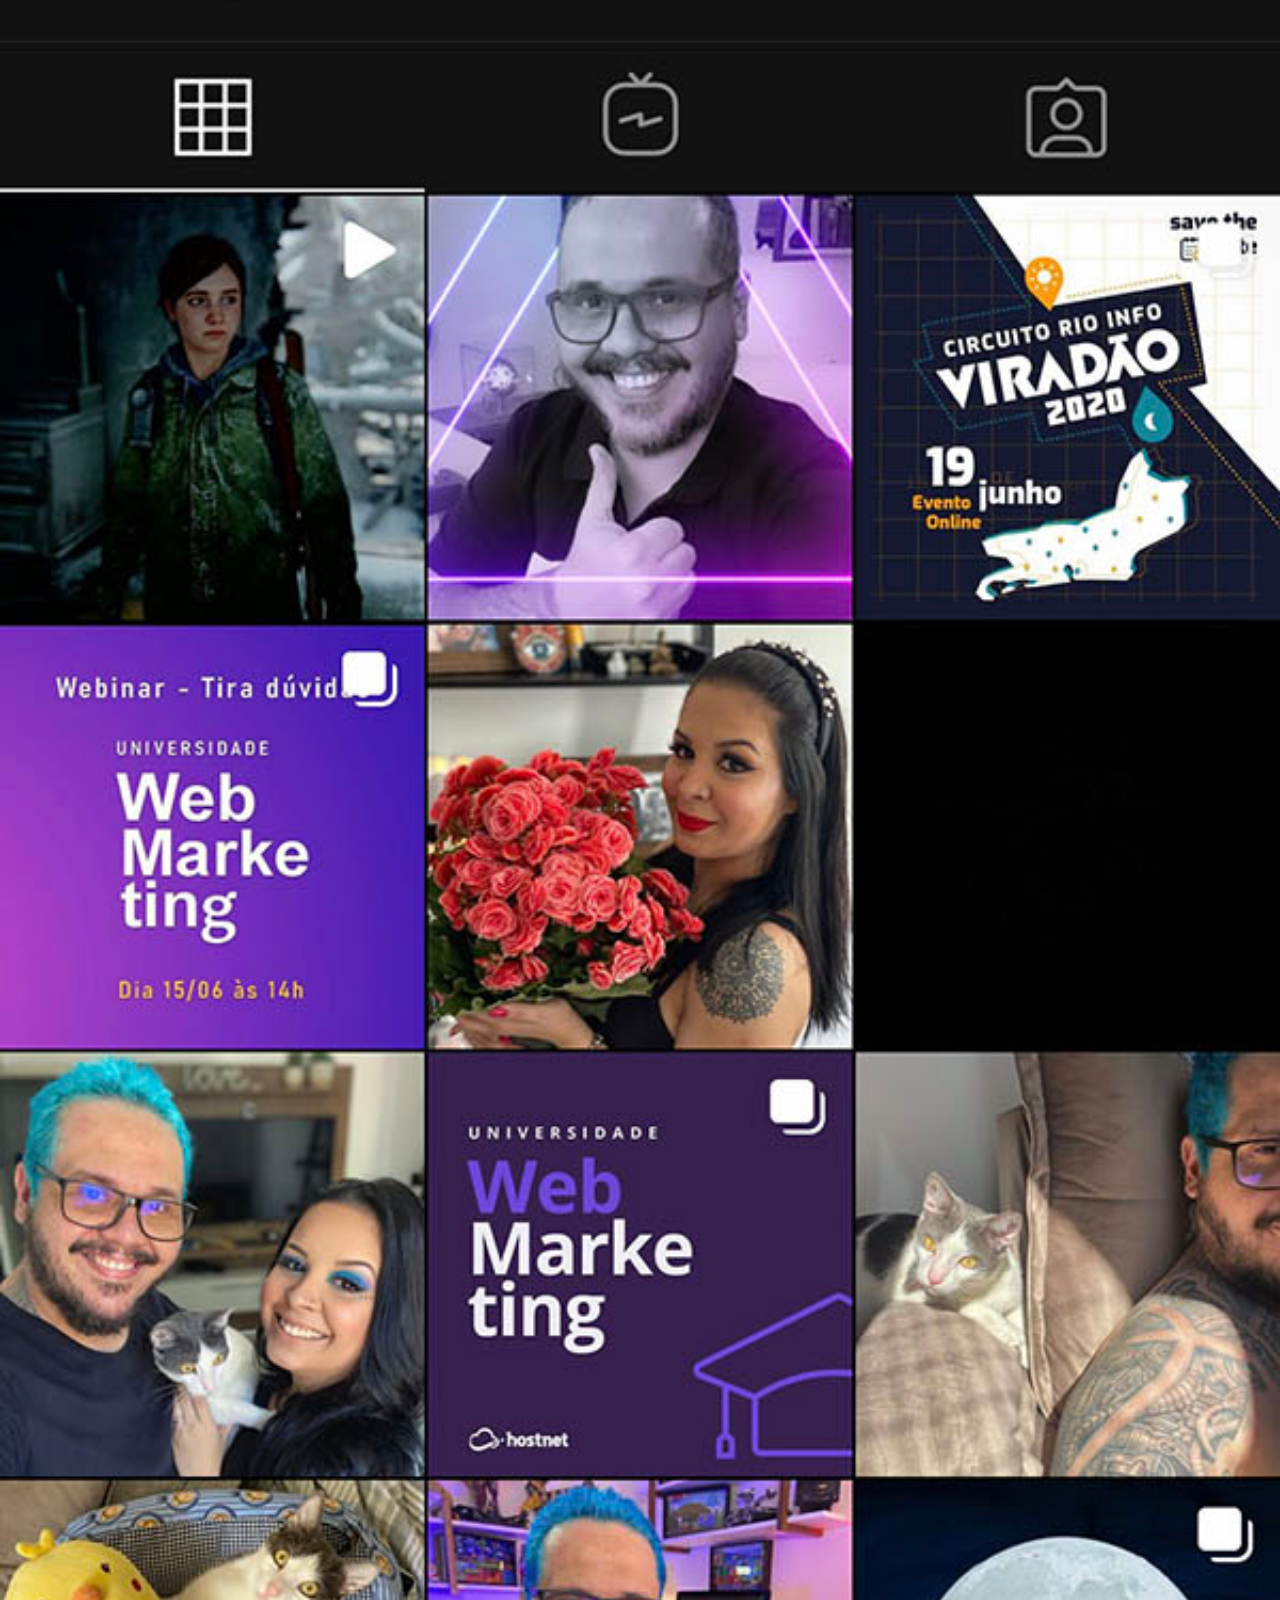
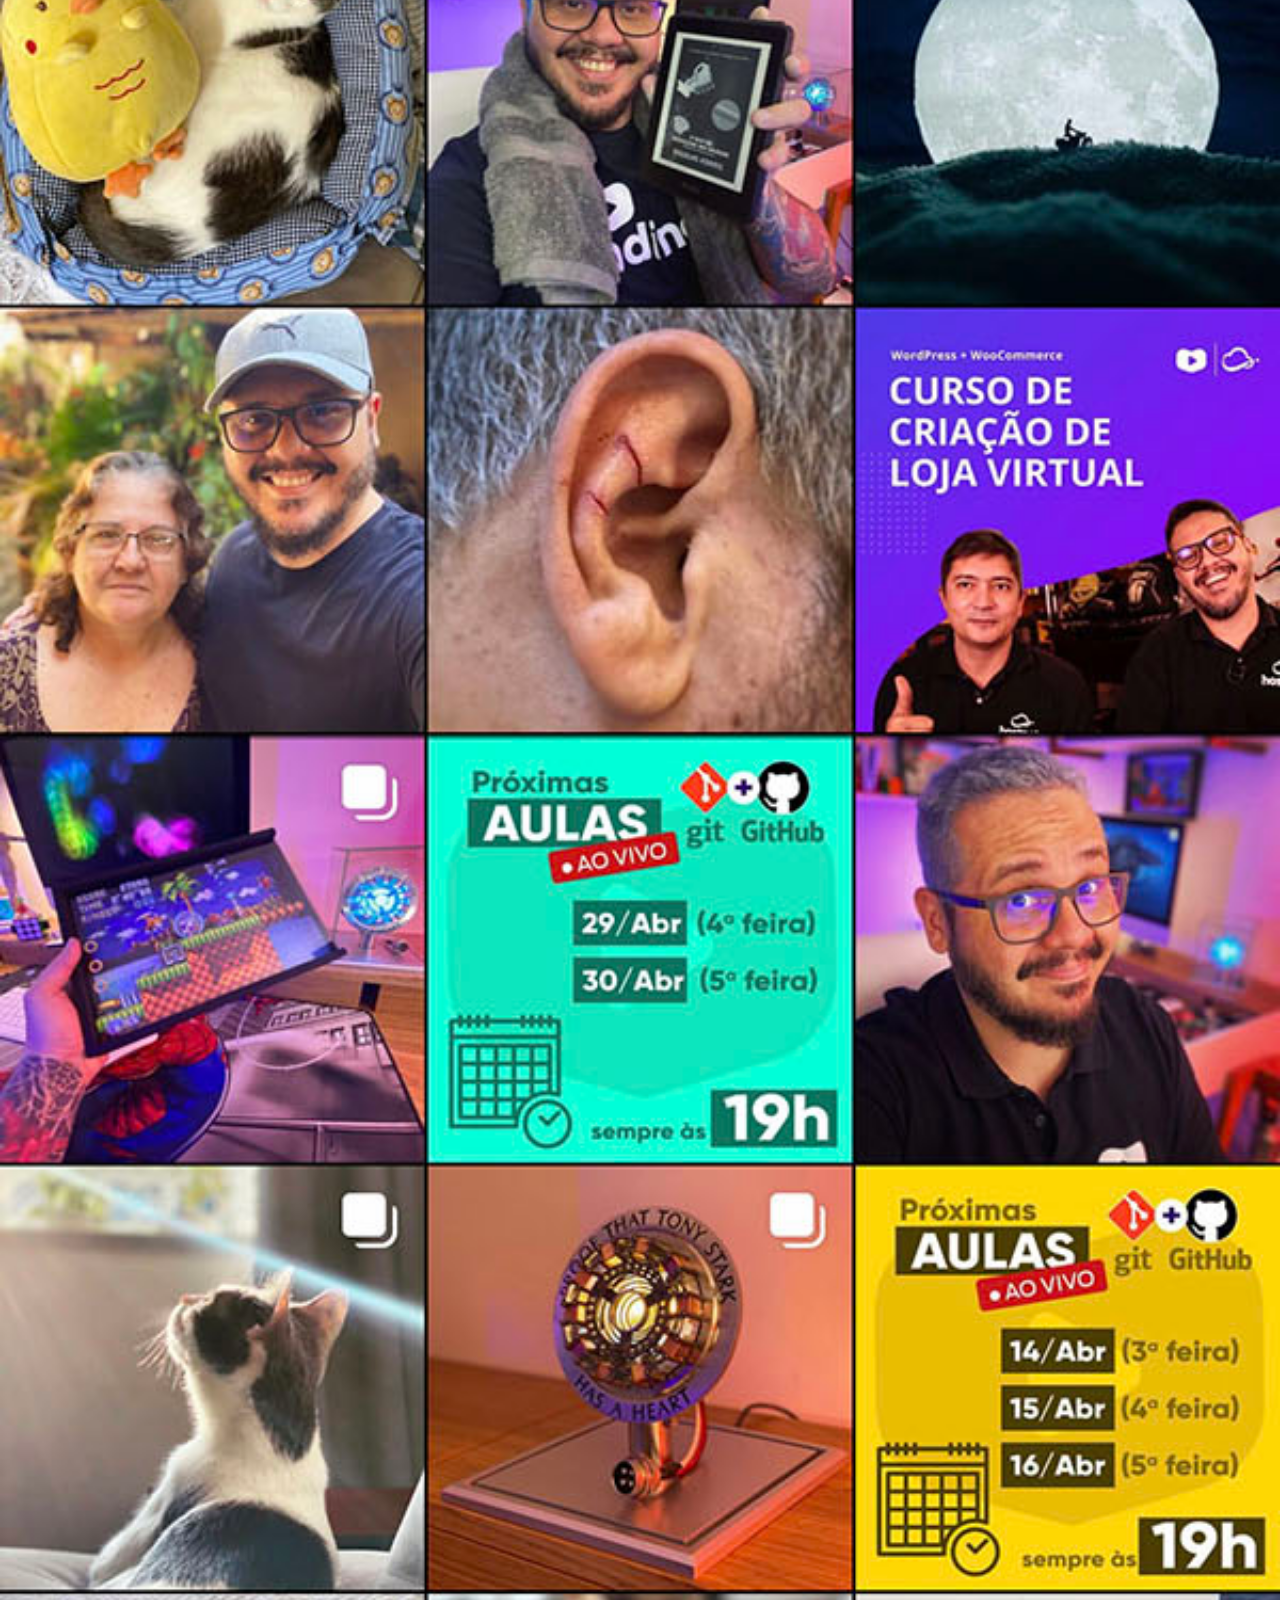
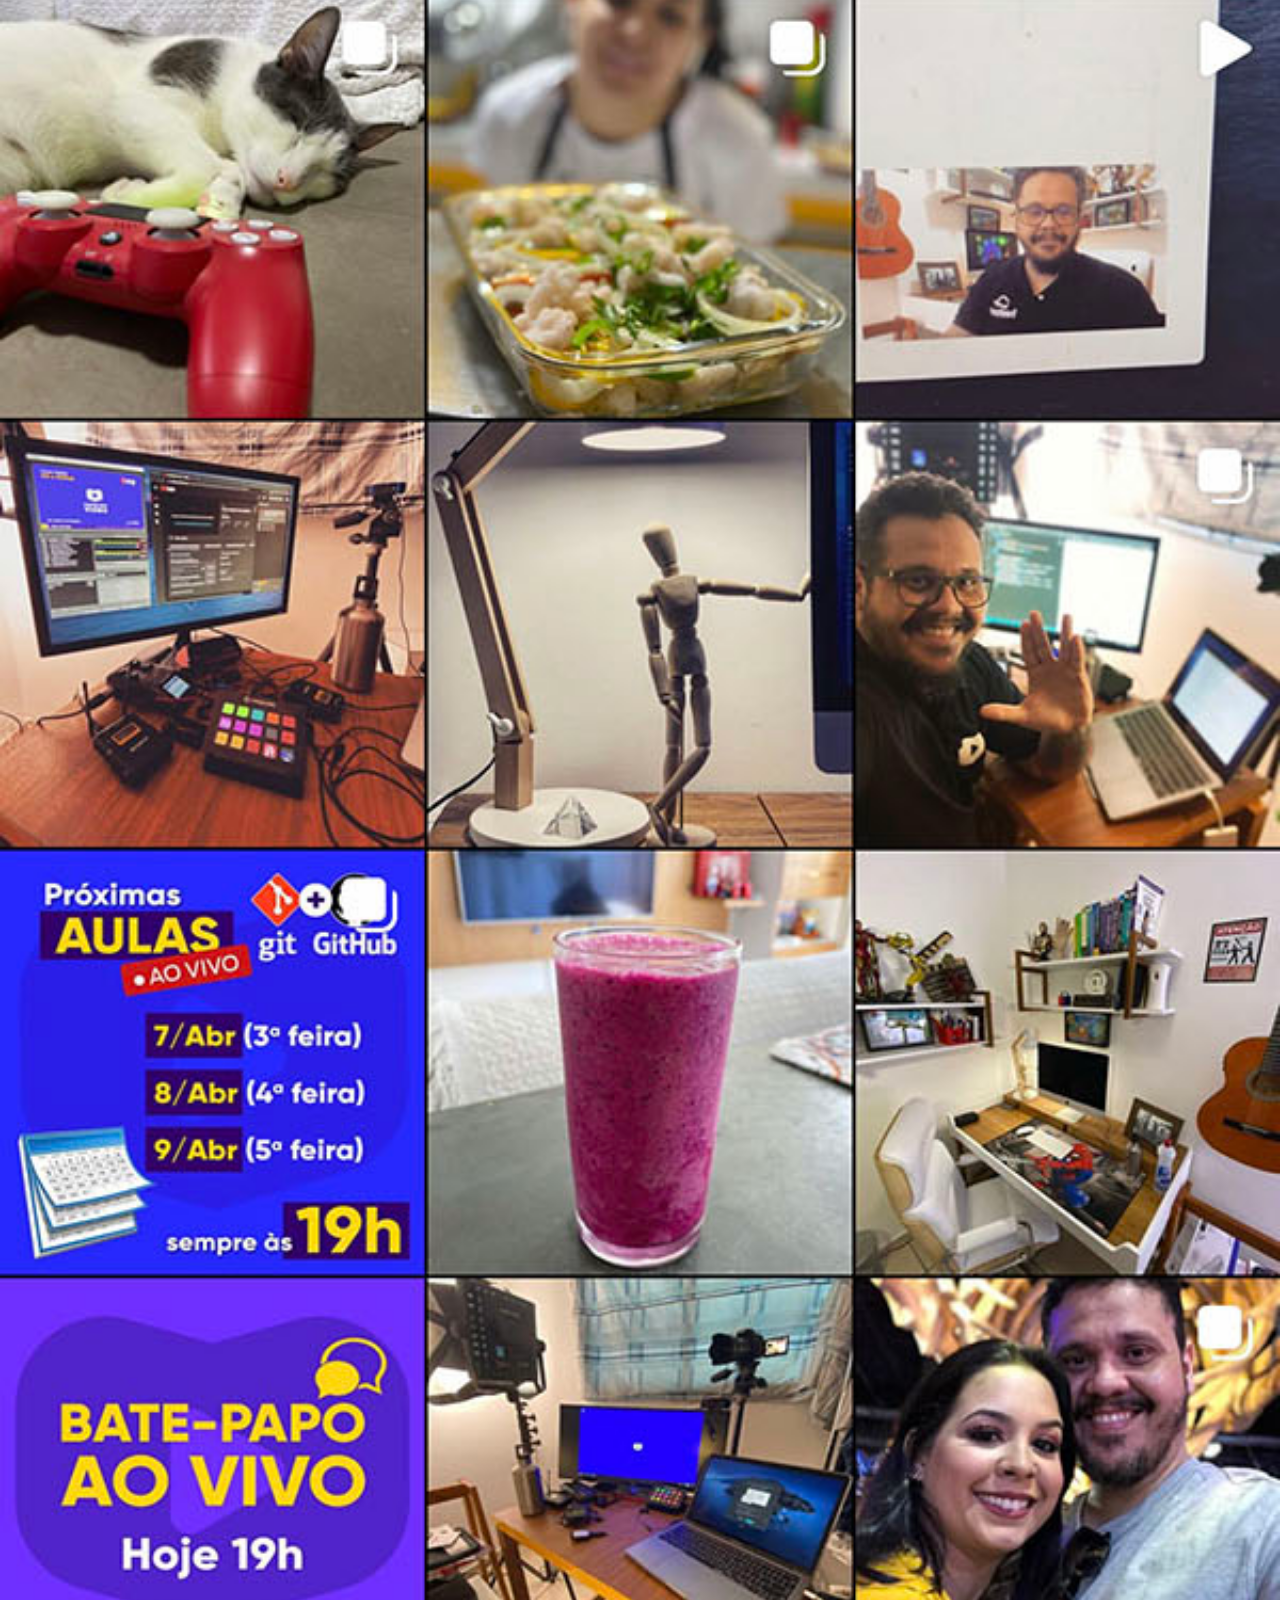
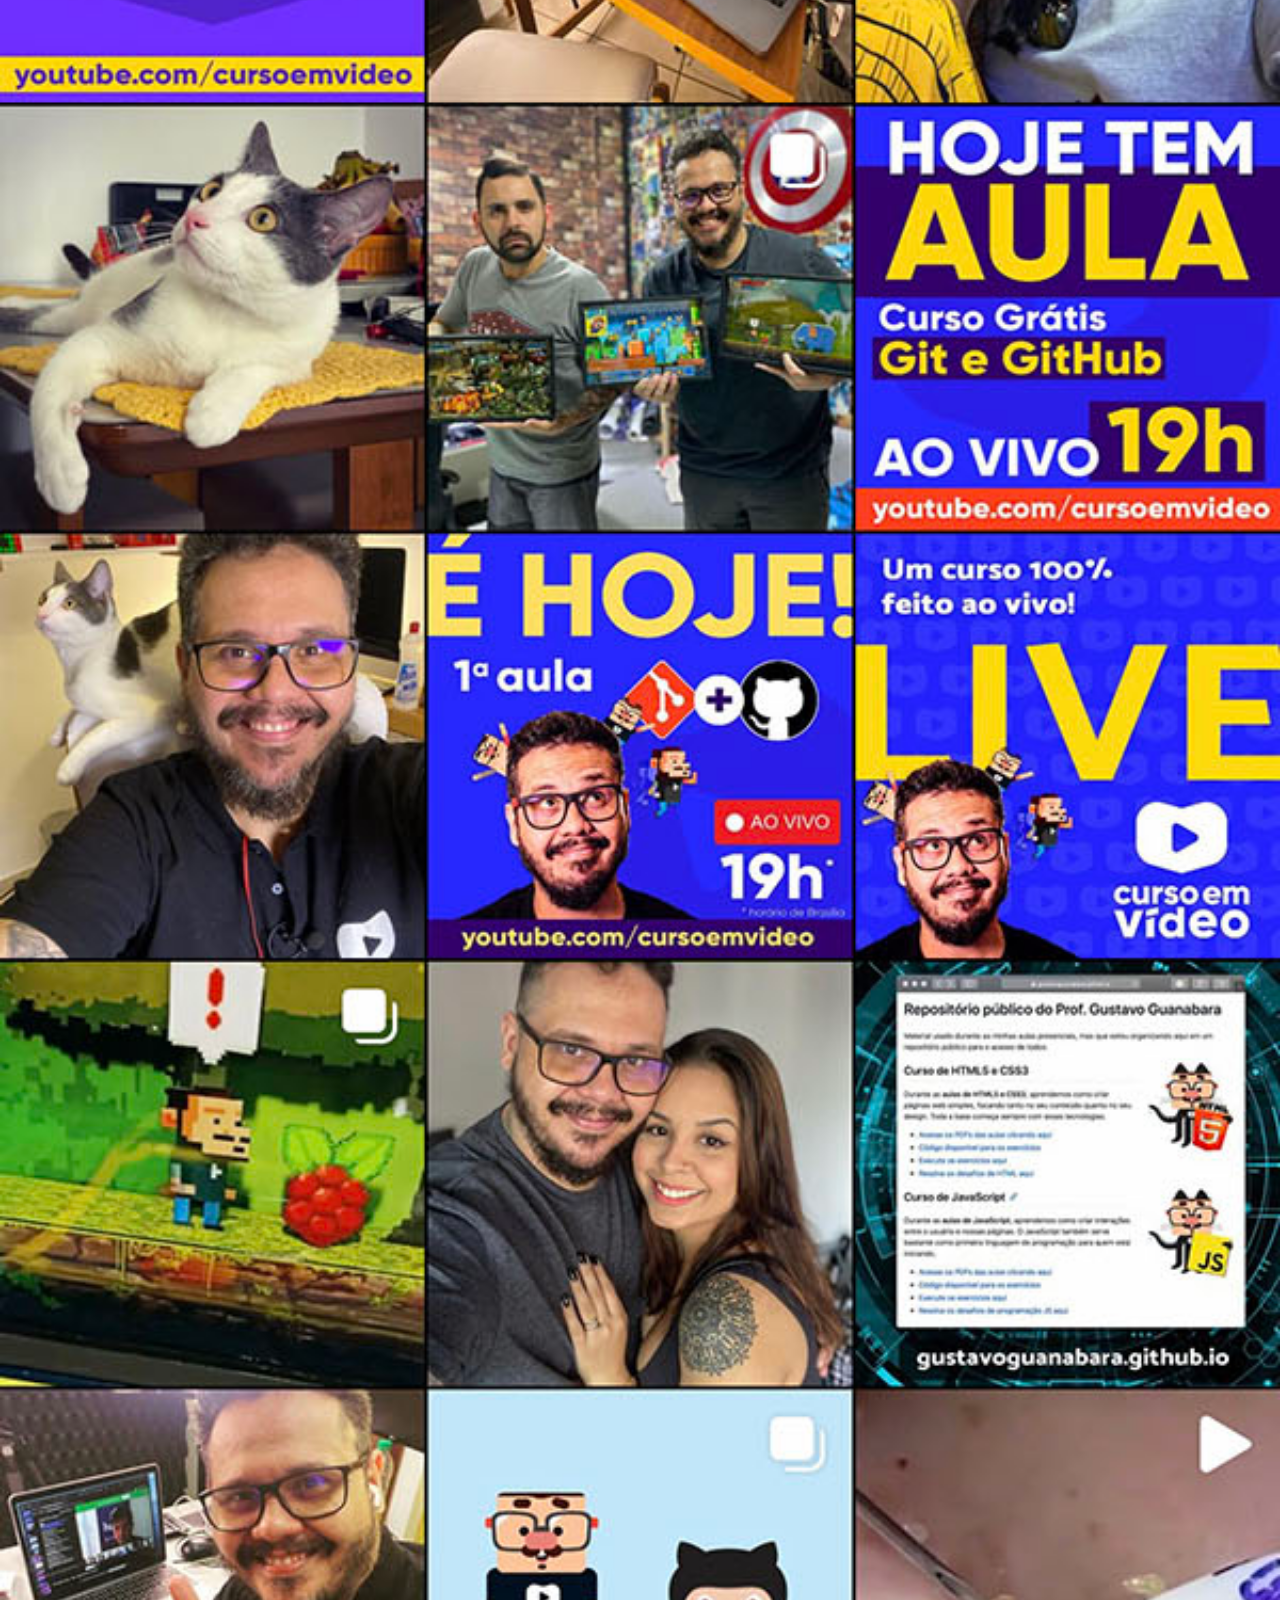
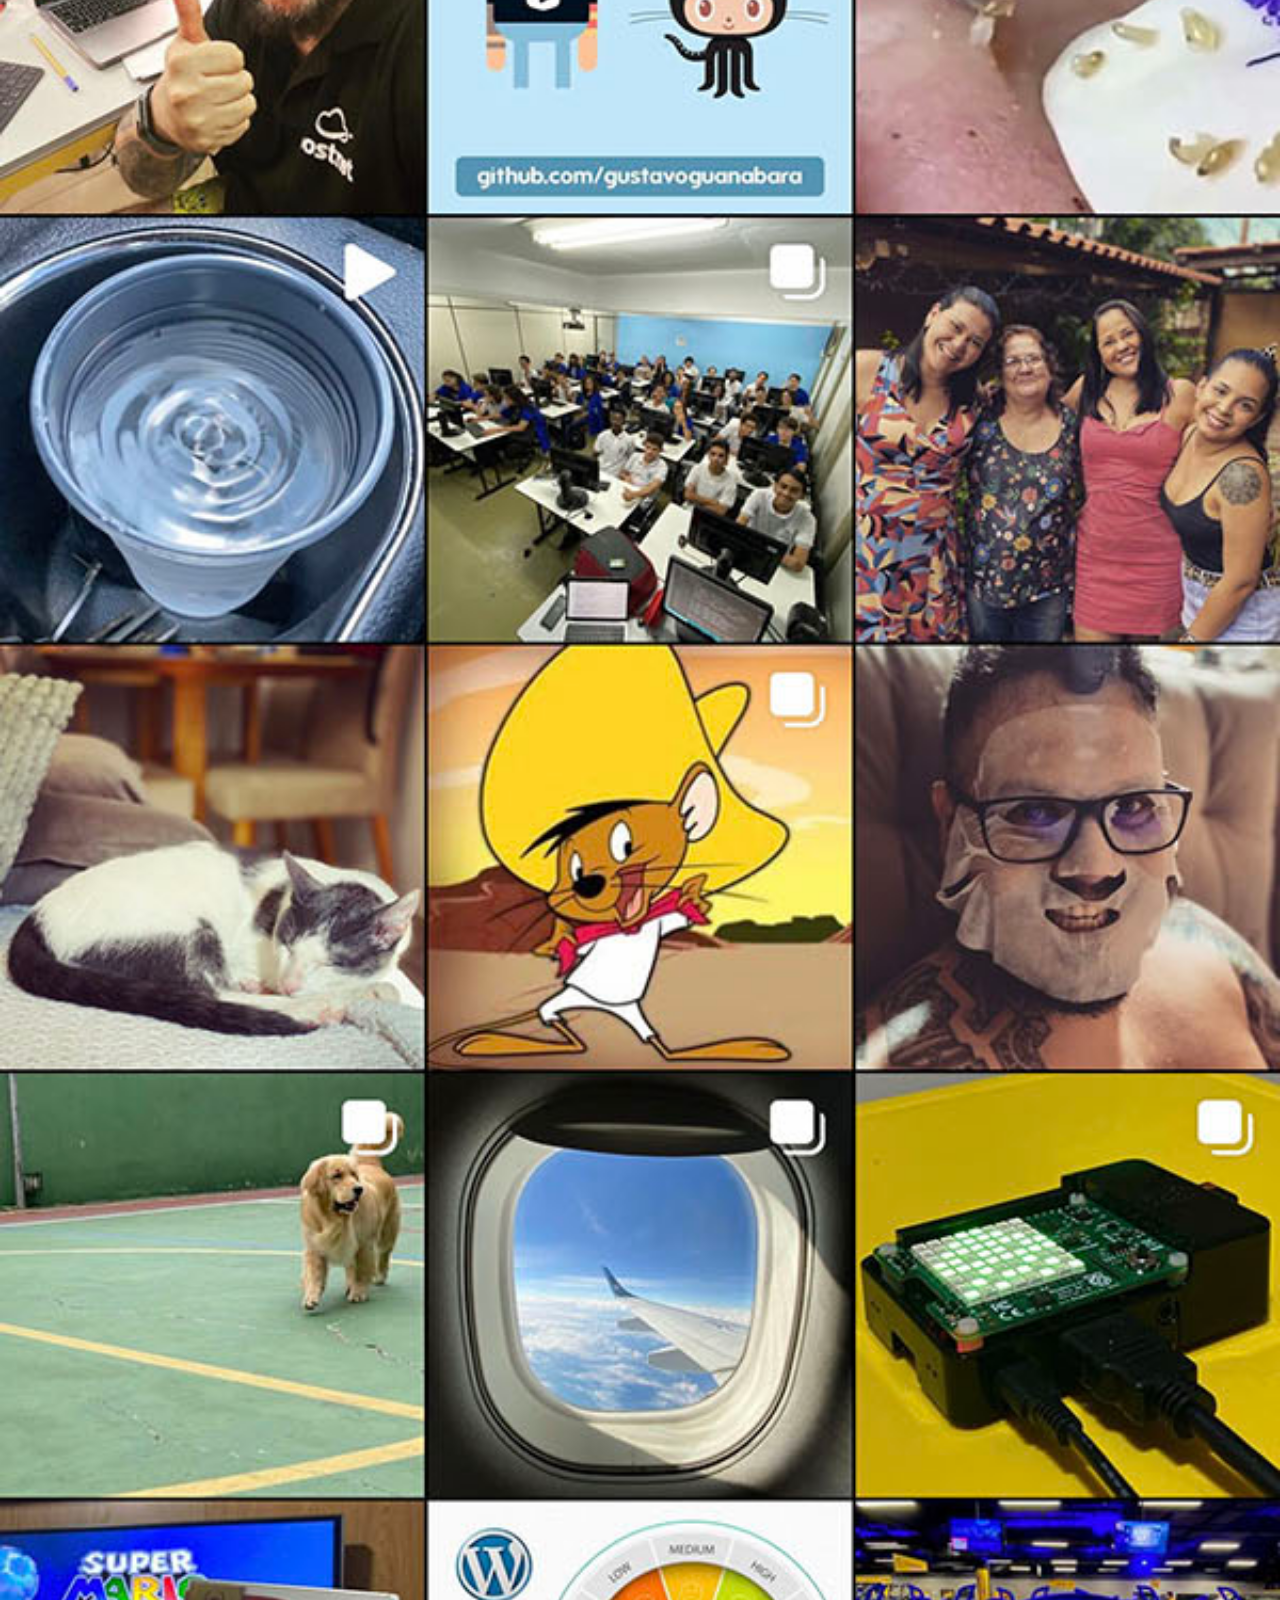
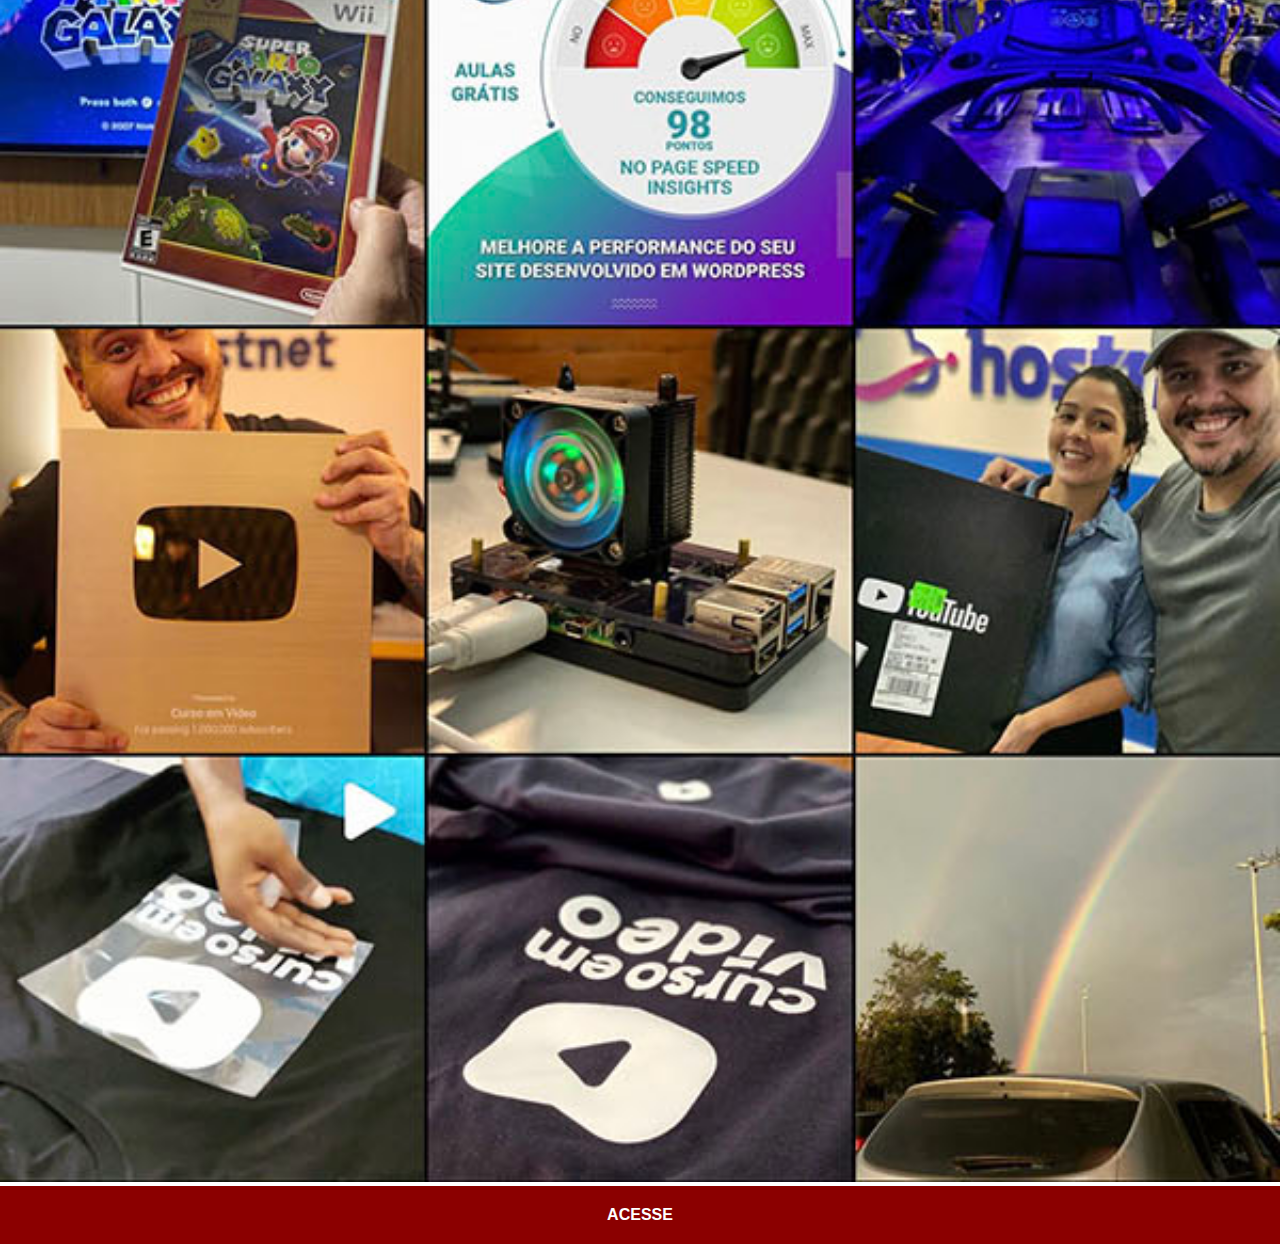
<file: paginas/instagram.html>
<!DOCTYPE html>
<html lang="pt-br">
<head>
    <meta charset="UTF-8">
    <meta http-equiv="X-UA-Compatible" content="IE=edge">
    <meta name="viewport" content="width=device-width, initial-scale=1.0">
    <title>Instagram</title>
    <link rel="stylesheet" href="../estilo/social.css">
</head>
<body>
    <img src="../imagens/tela-instagram.jpg" alt="Instagram">
    <a href="https://www.instagram.com/gustavoguanabara/" target="_blank">ACESSE</a>
</body>
</html>
</file>
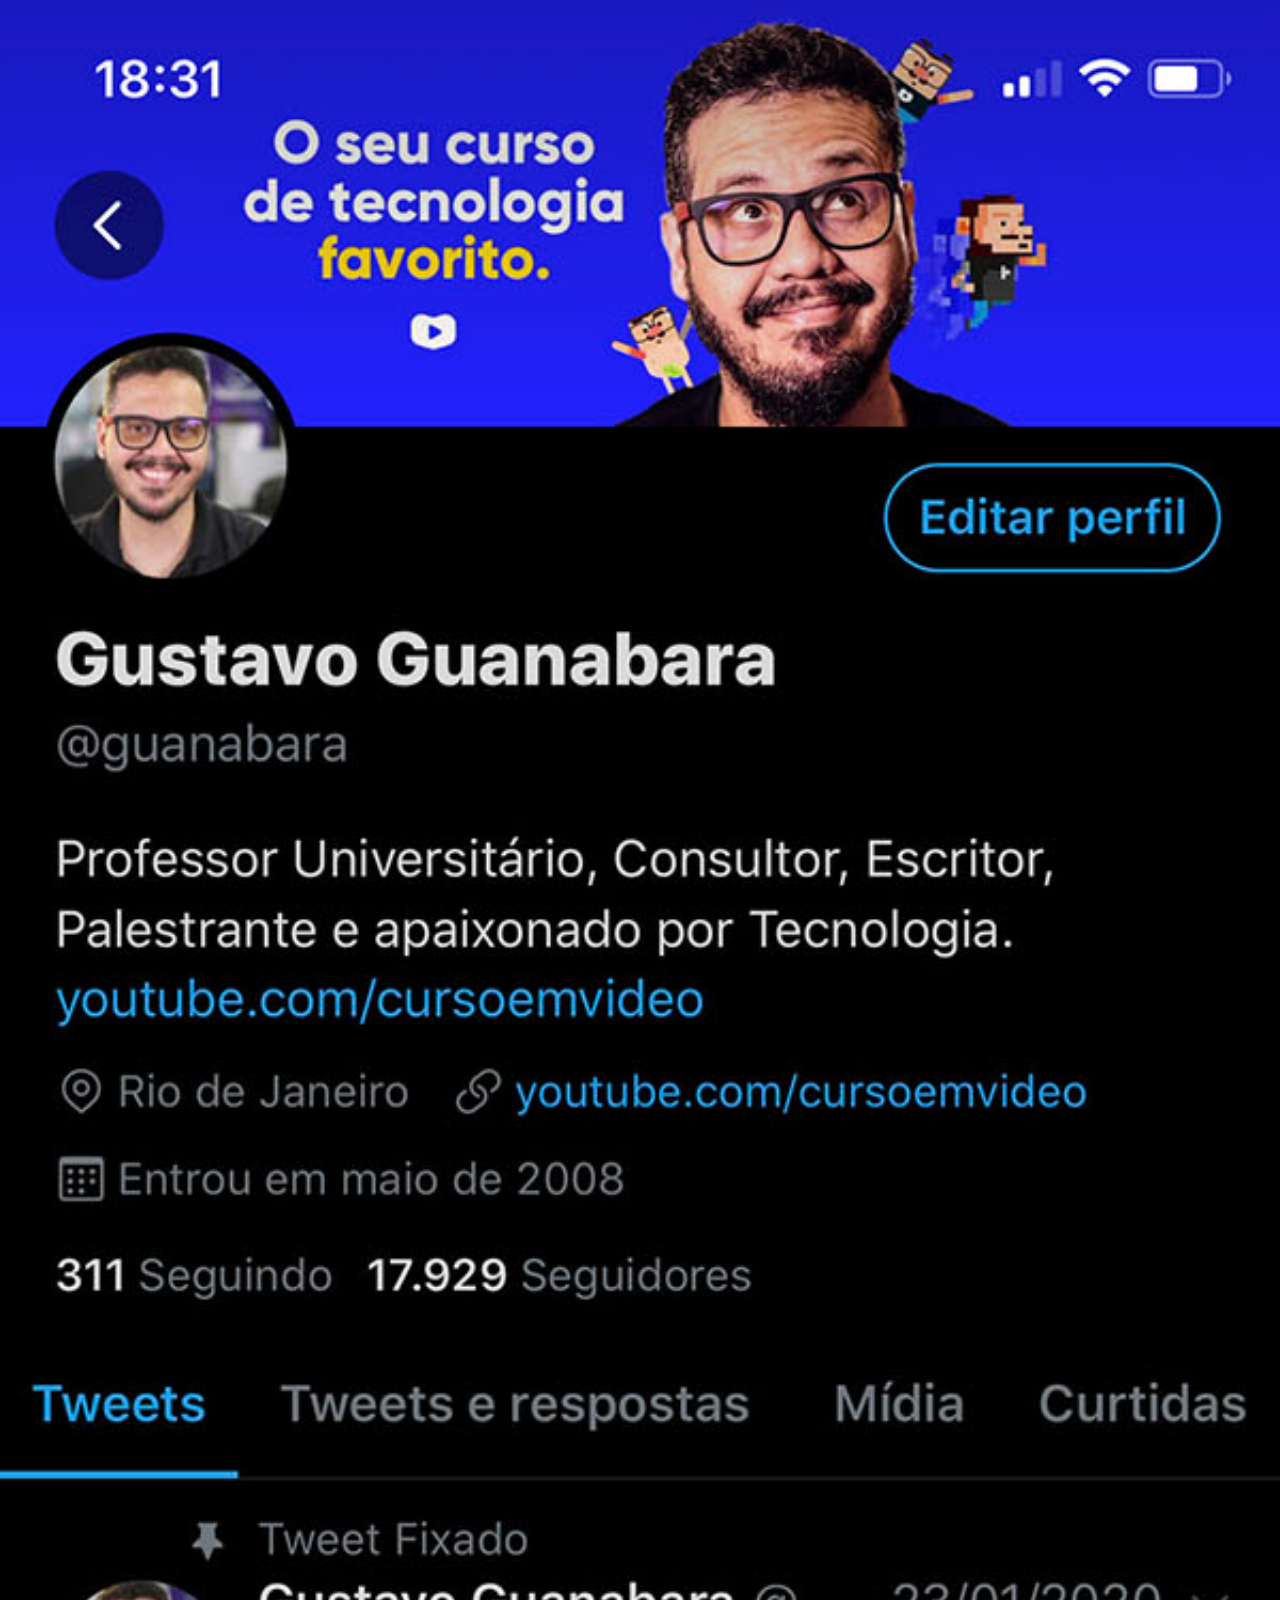
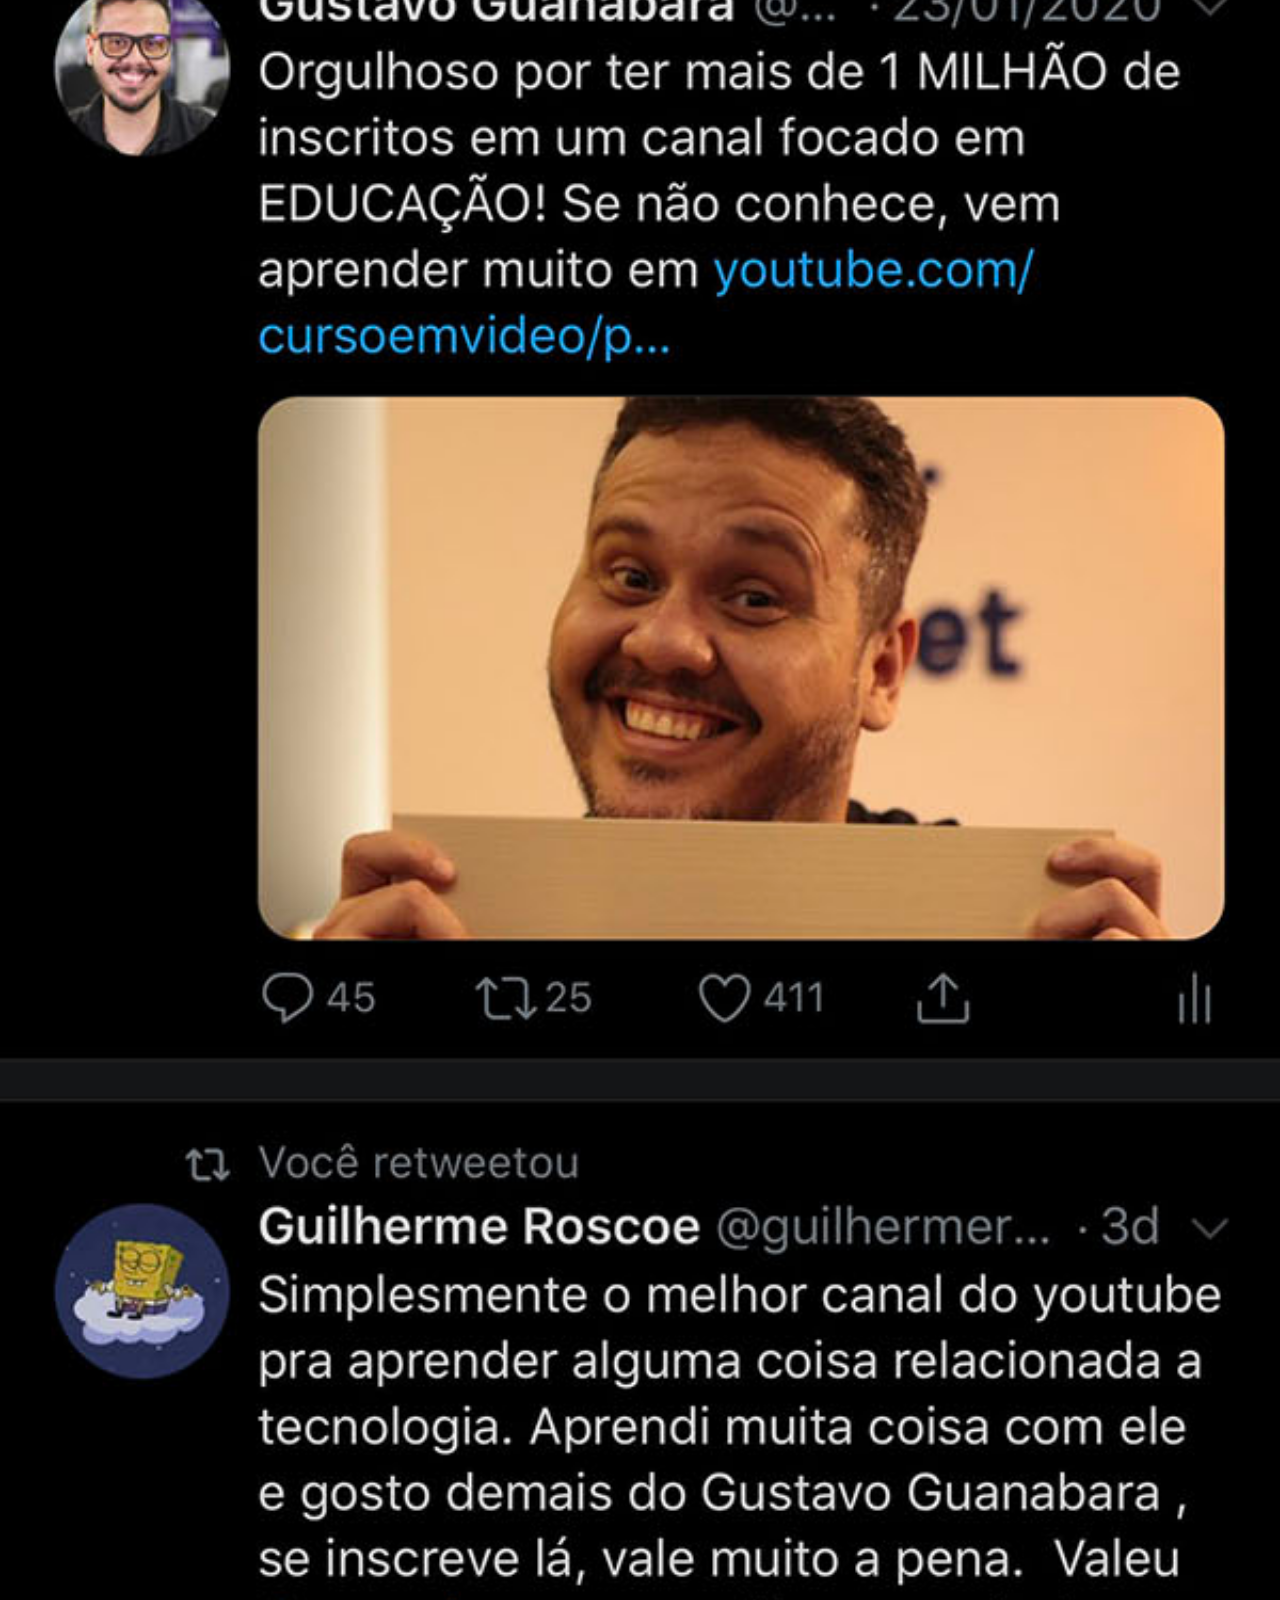
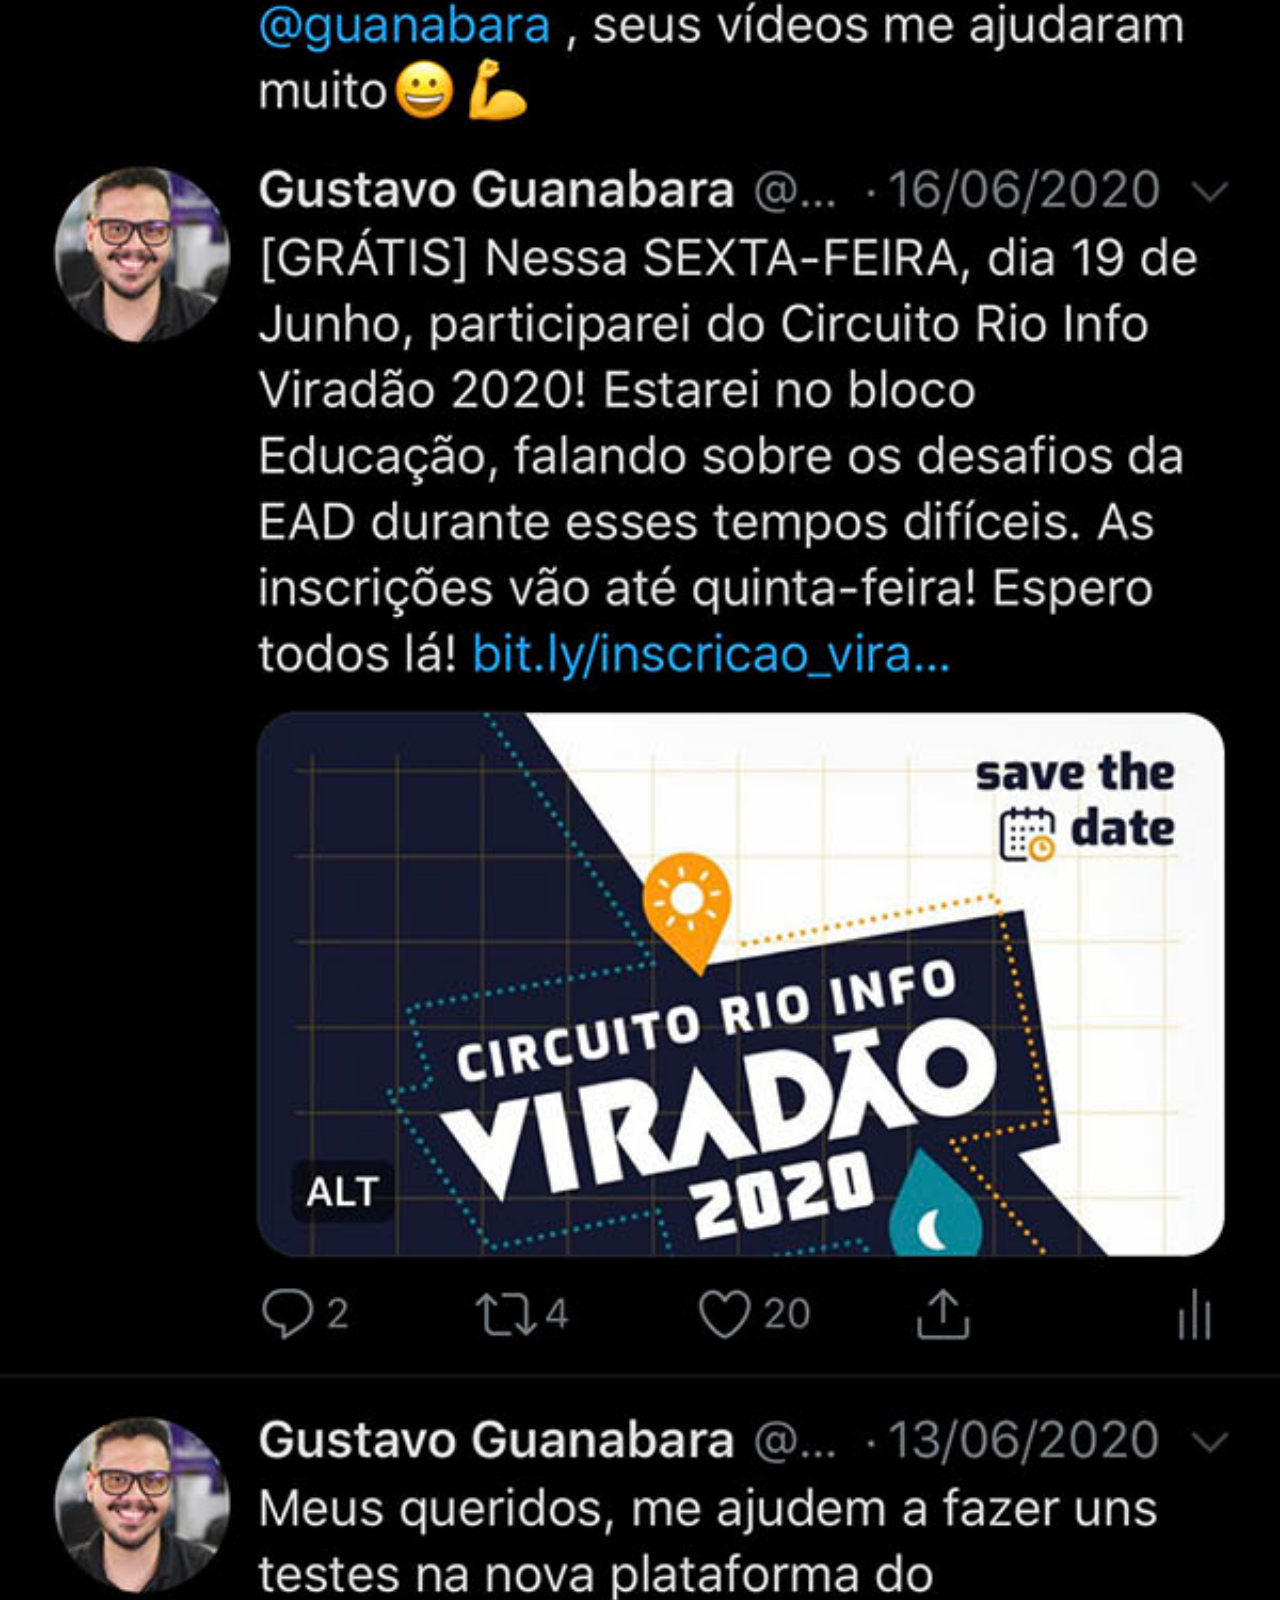
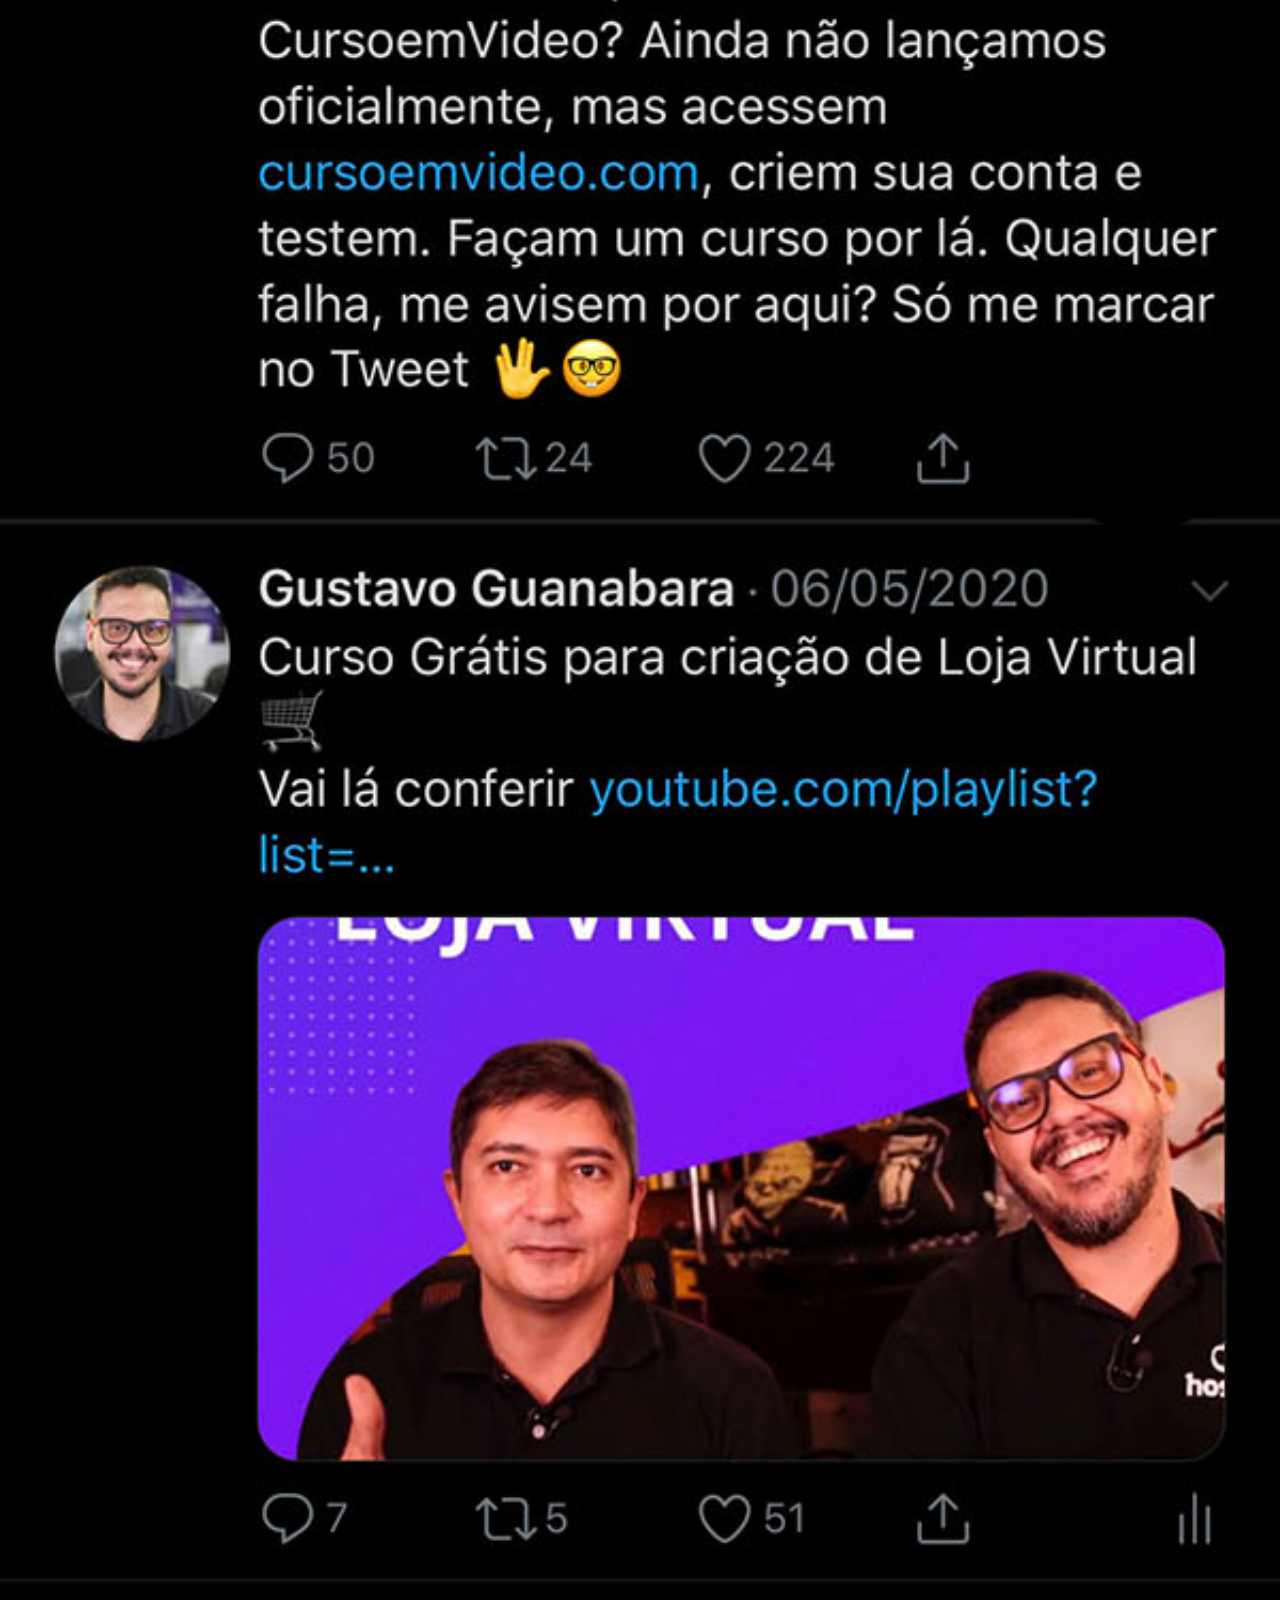
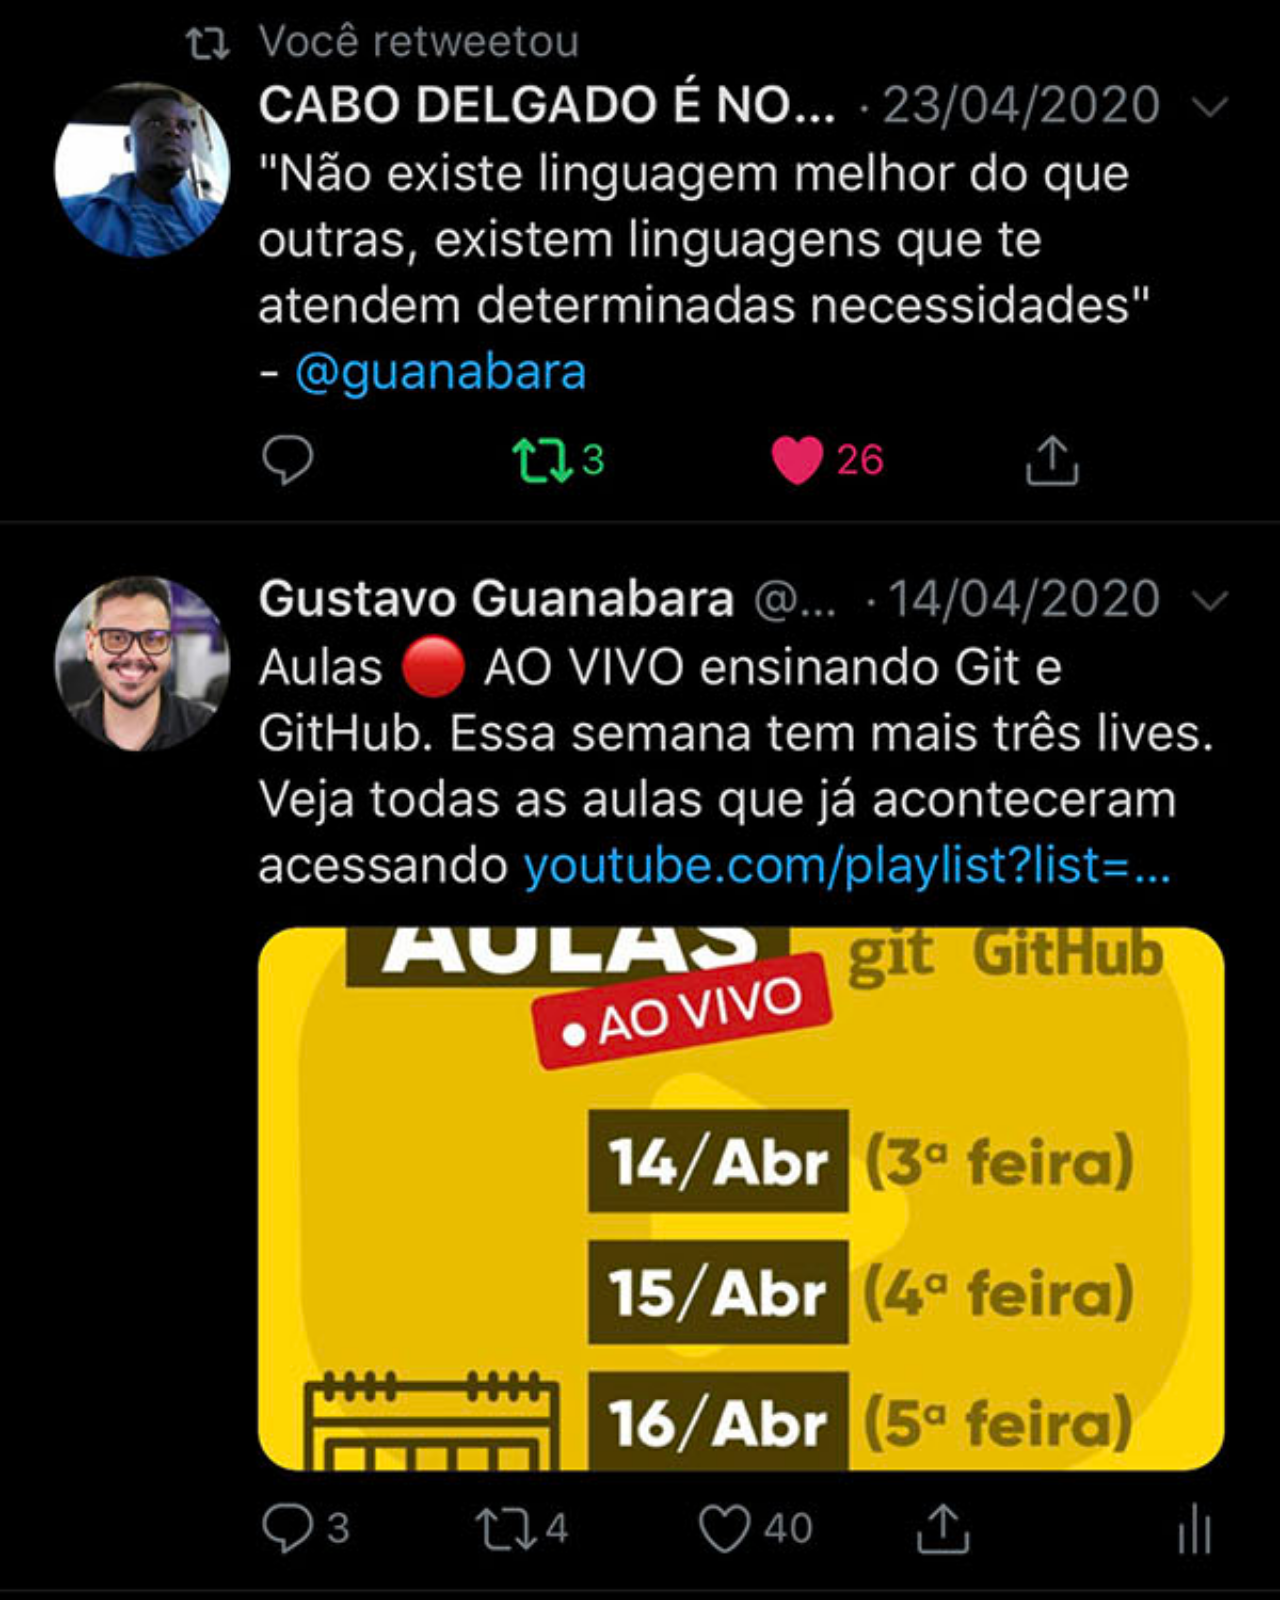
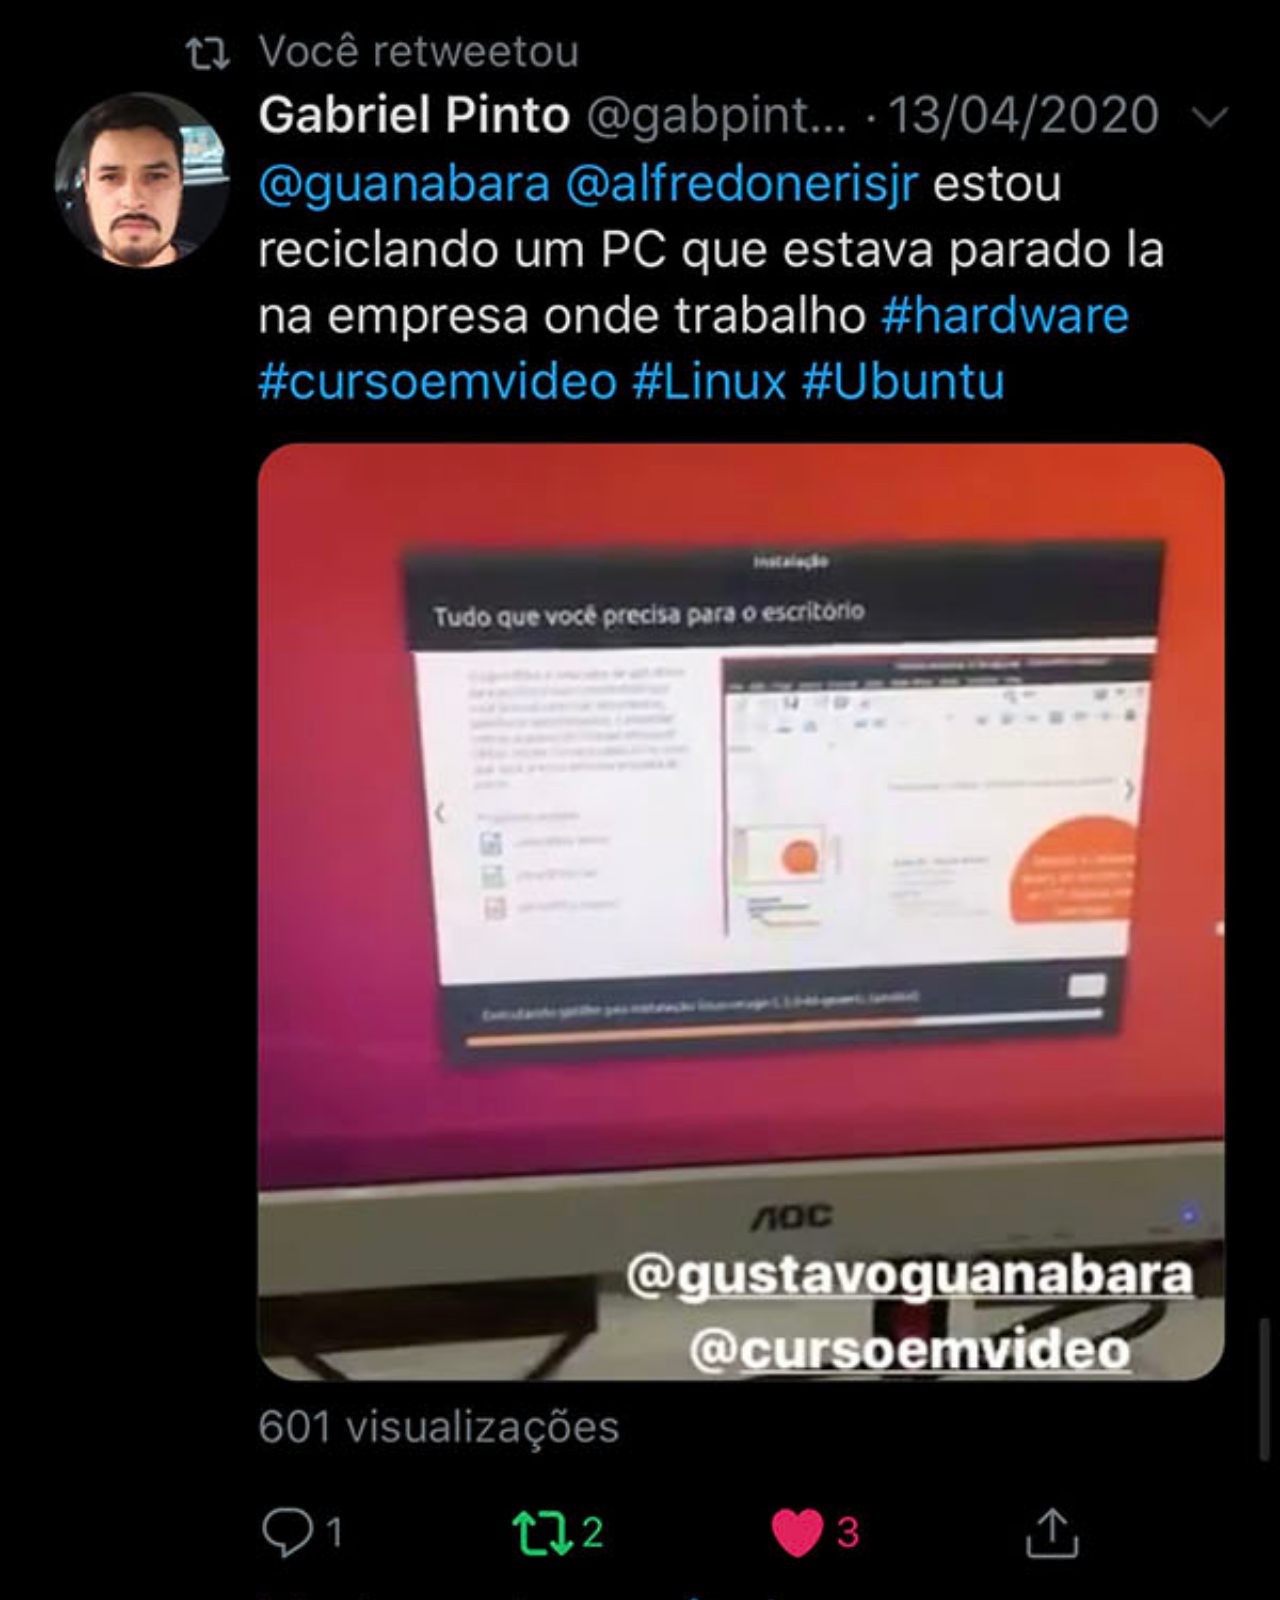
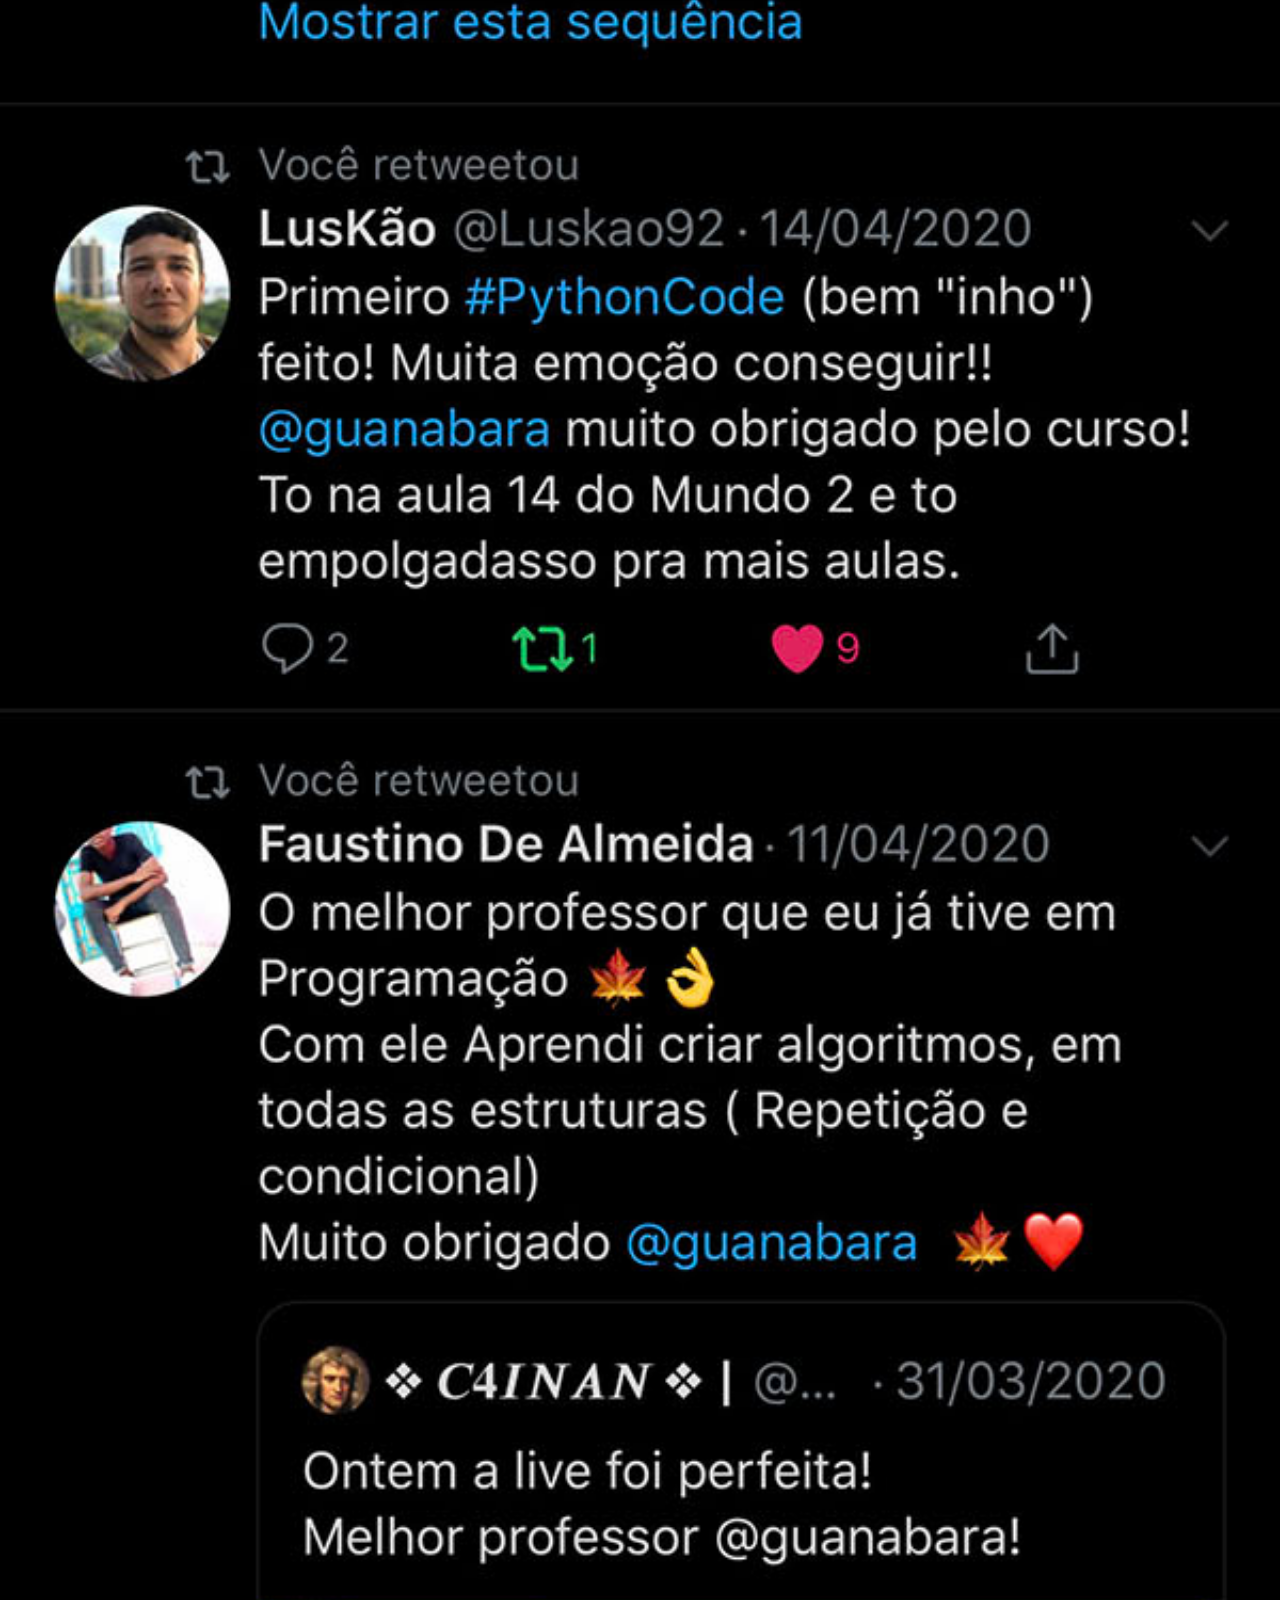
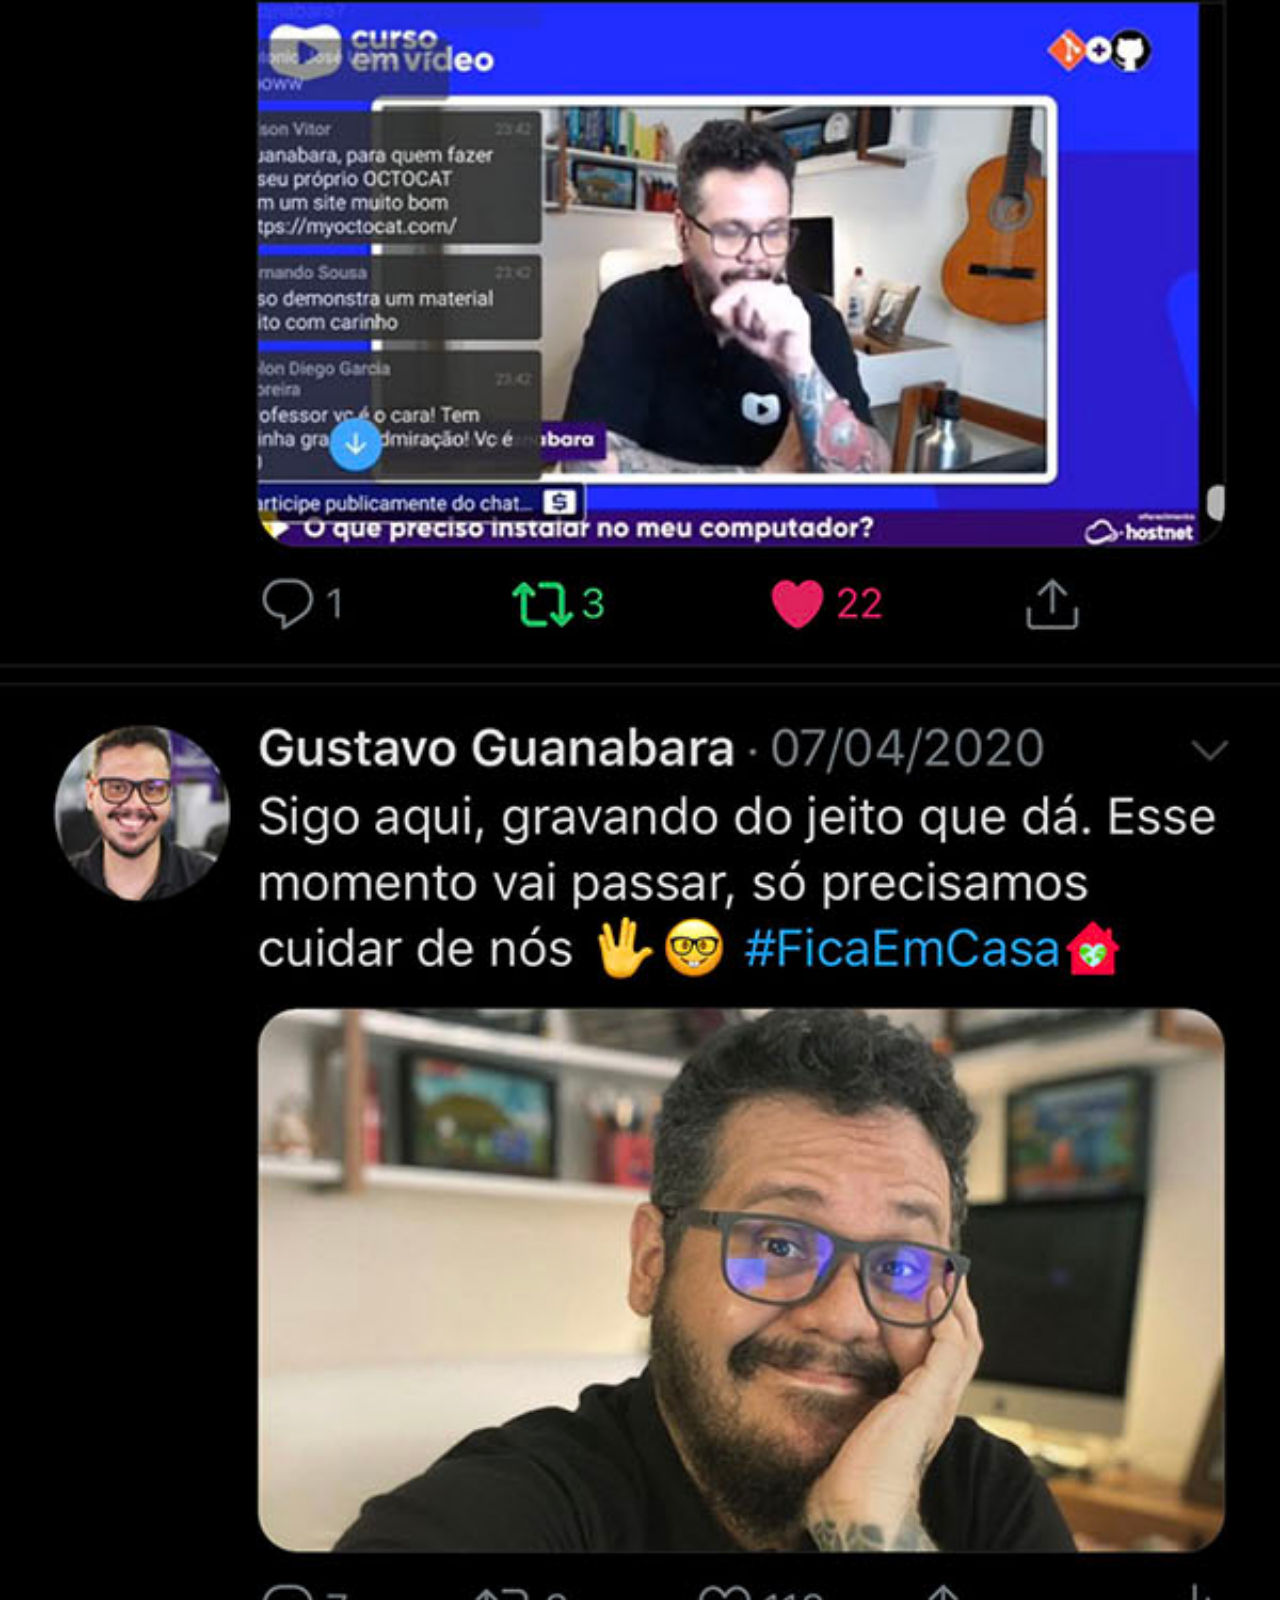
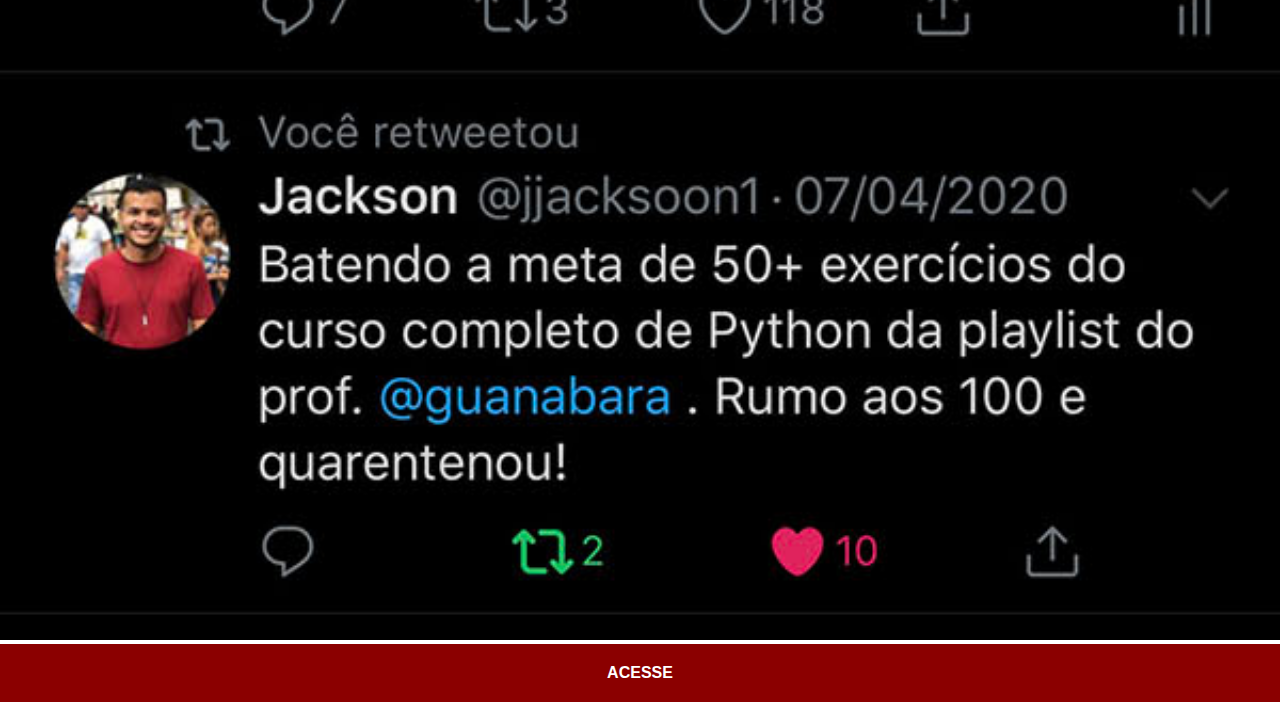
<file: paginas/twitter.html>
<!DOCTYPE html>
<html lang="pt-br">
<head>
    <meta charset="UTF-8">
    <meta http-equiv="X-UA-Compatible" content="IE=edge">
    <meta name="viewport" content="width=device-width, initial-scale=1.0">
    <title>Twitter</title>
    <link rel="stylesheet" href="../estilo/social.css">
</head>
<body>
    <img src="../imagens/tela-twitter.jpg" alt="Twitter">
    <a href="https://twitter.com/guanabara" target="_blank">ACESSE</a>
</body>
</html>
</file>
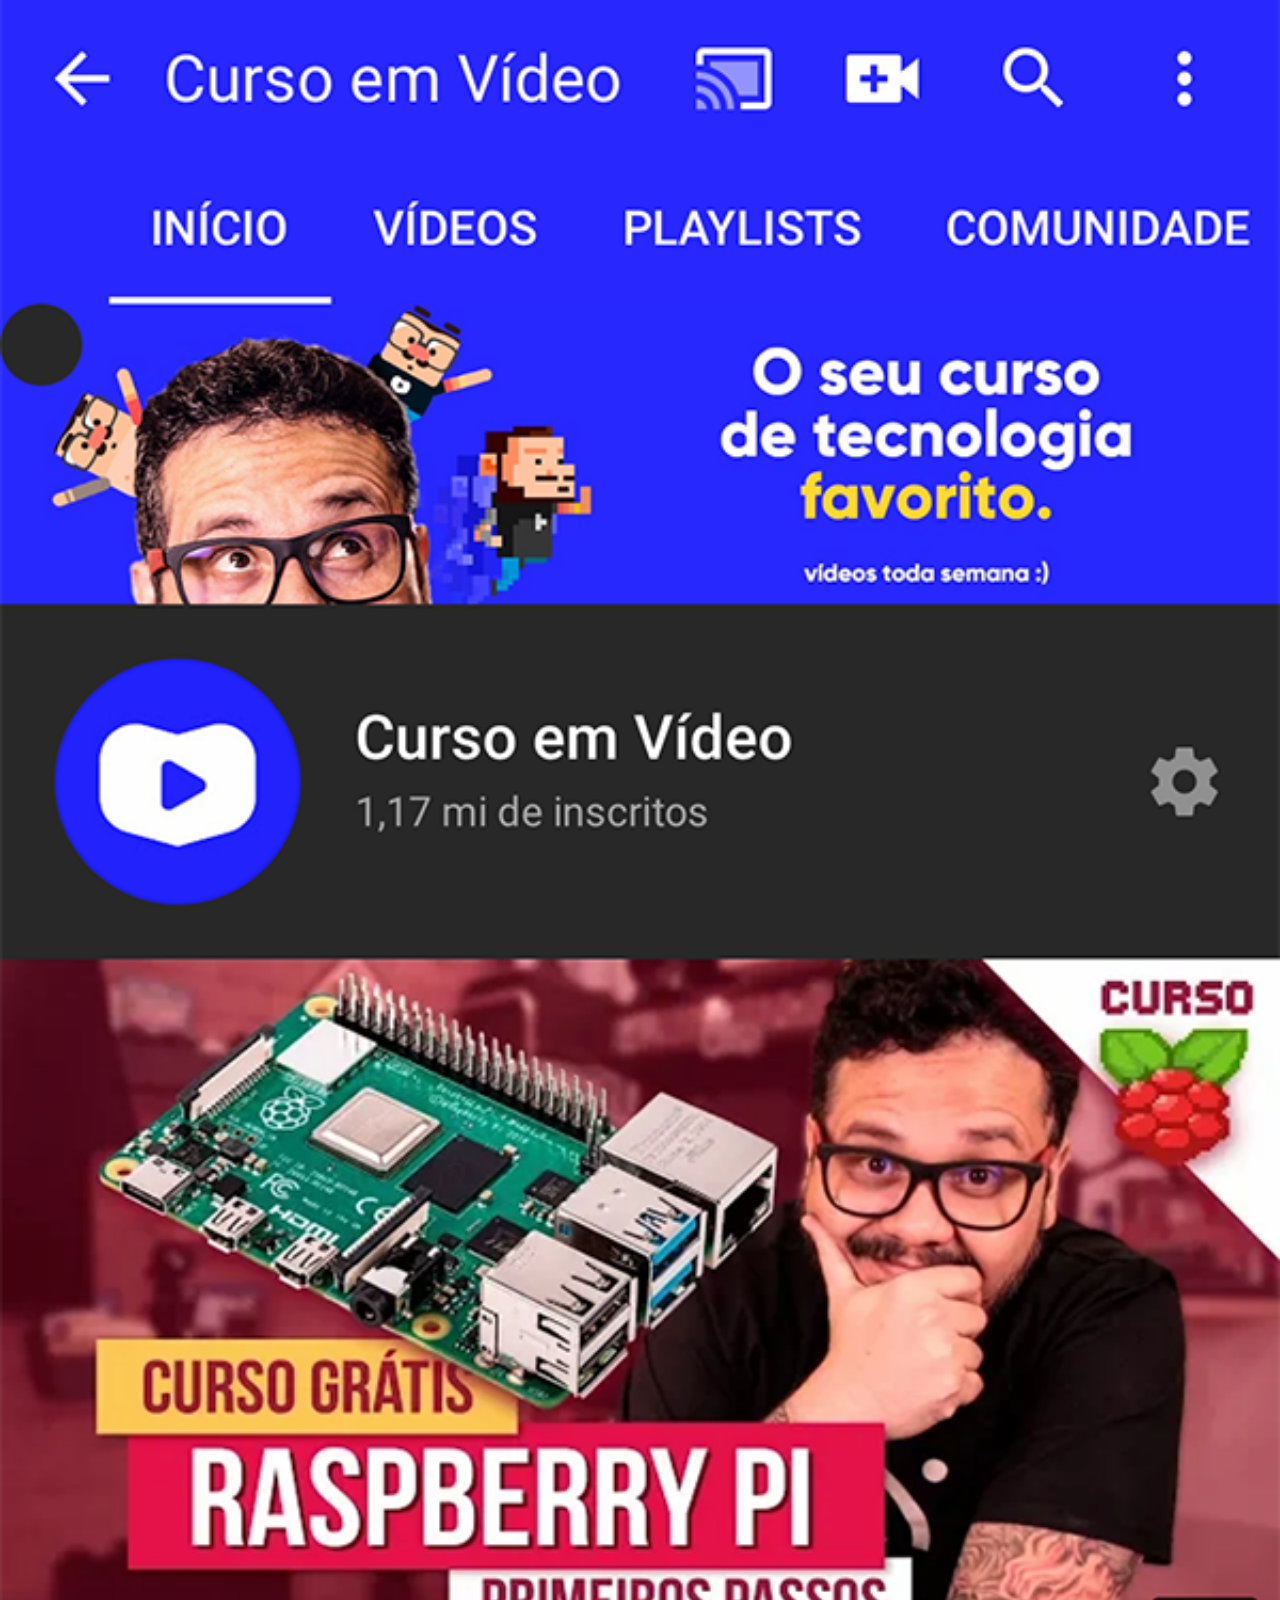
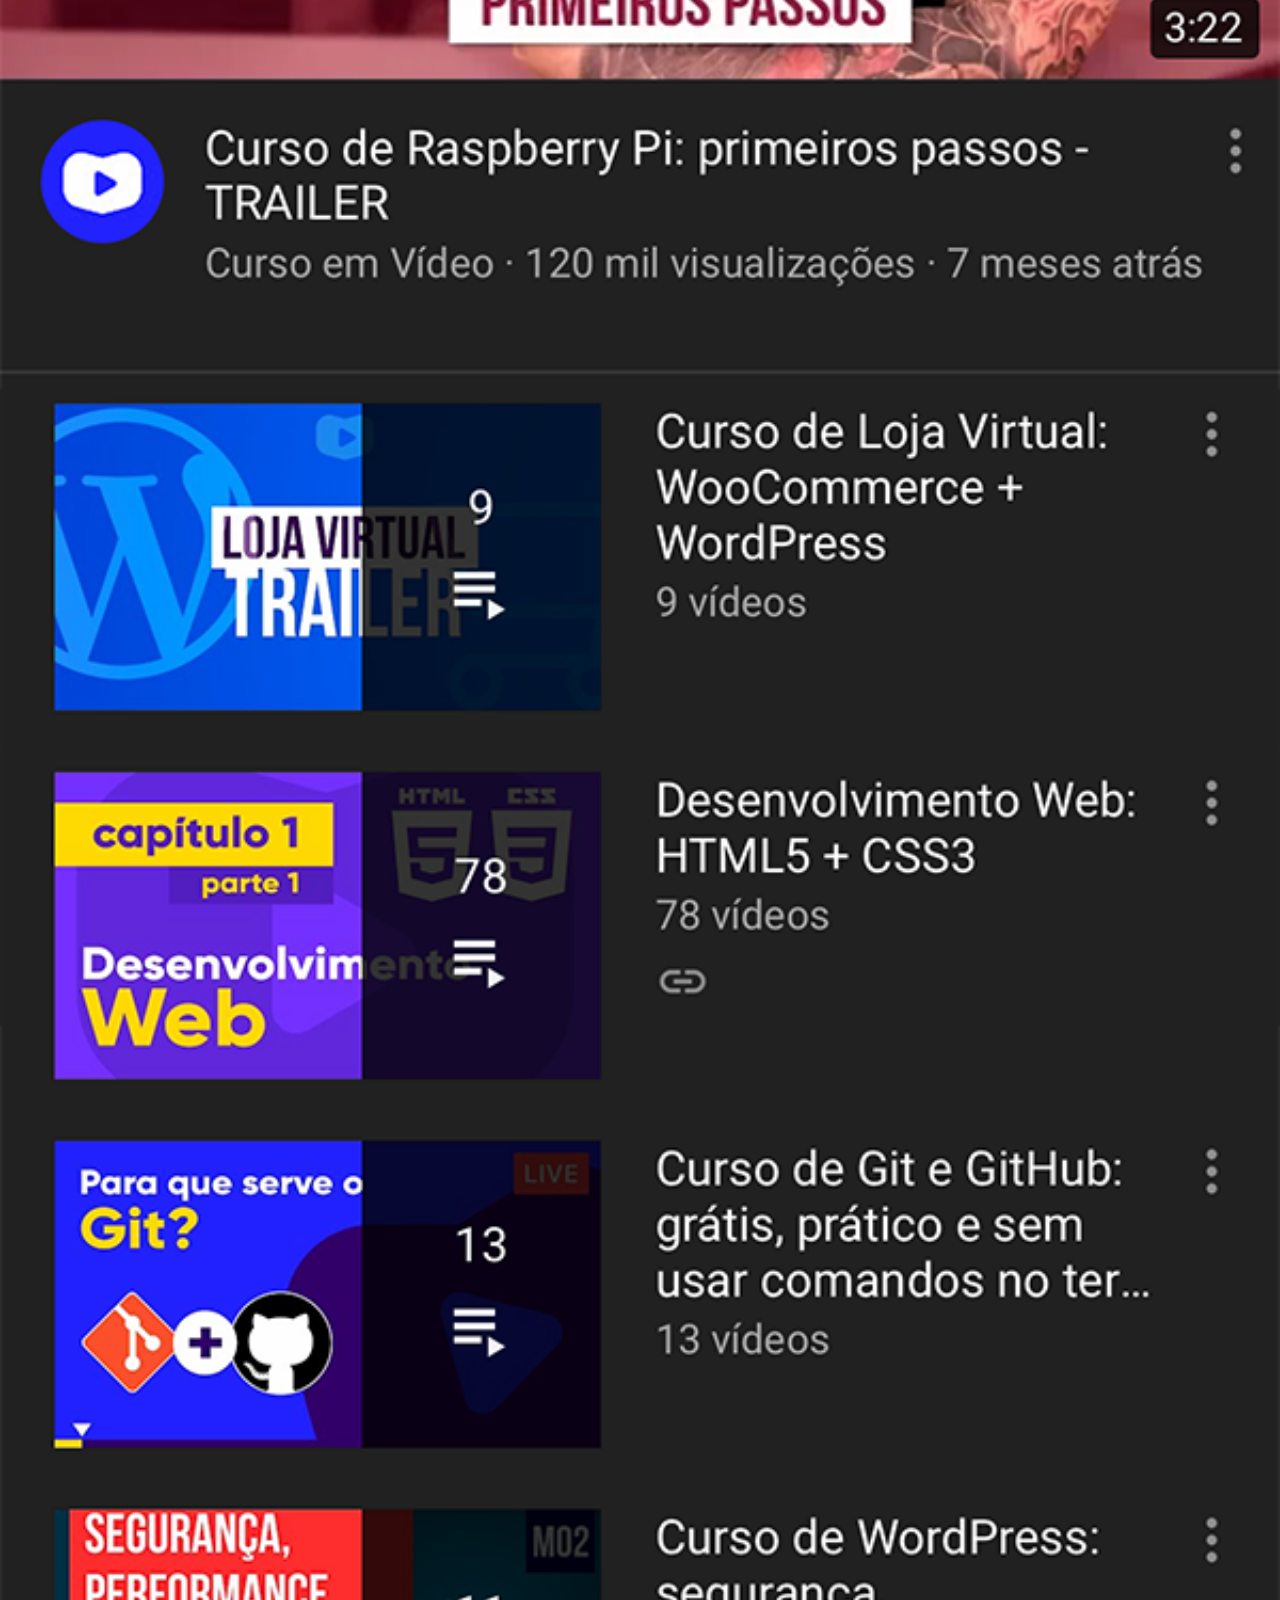
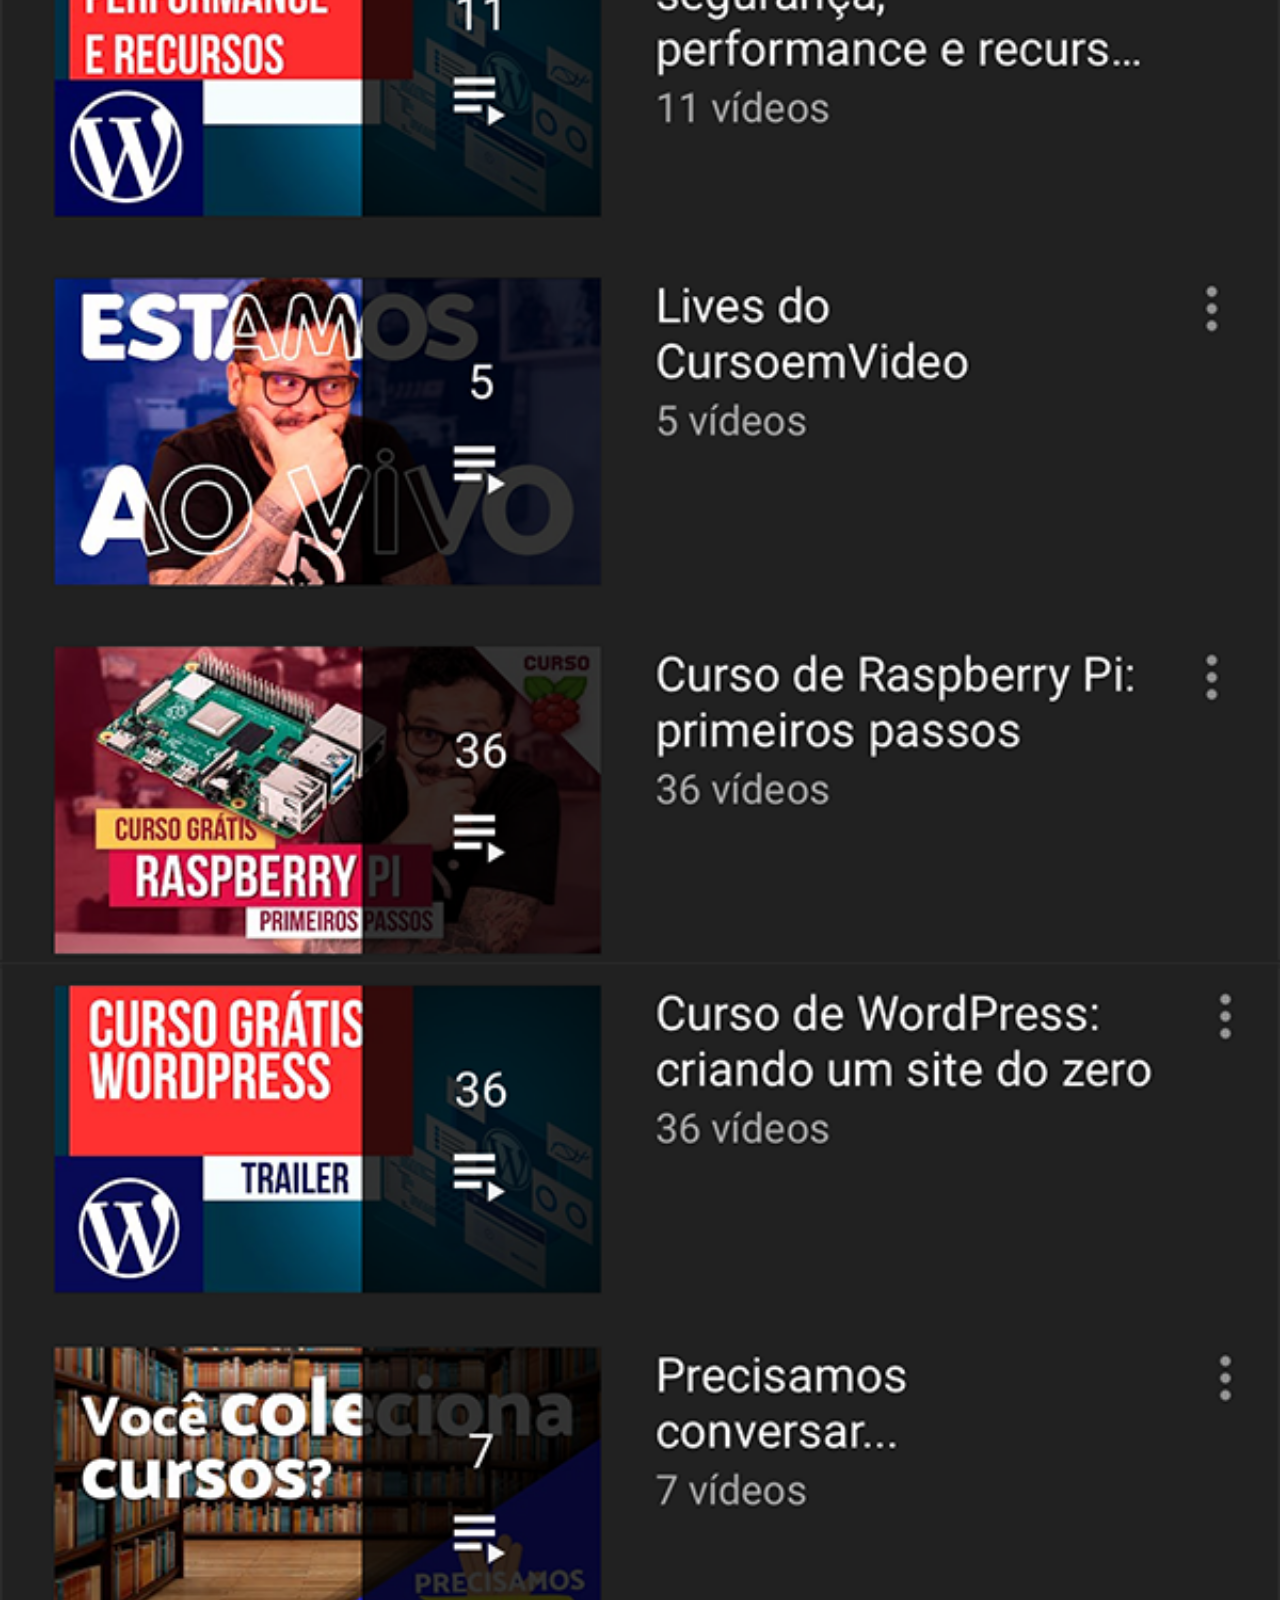
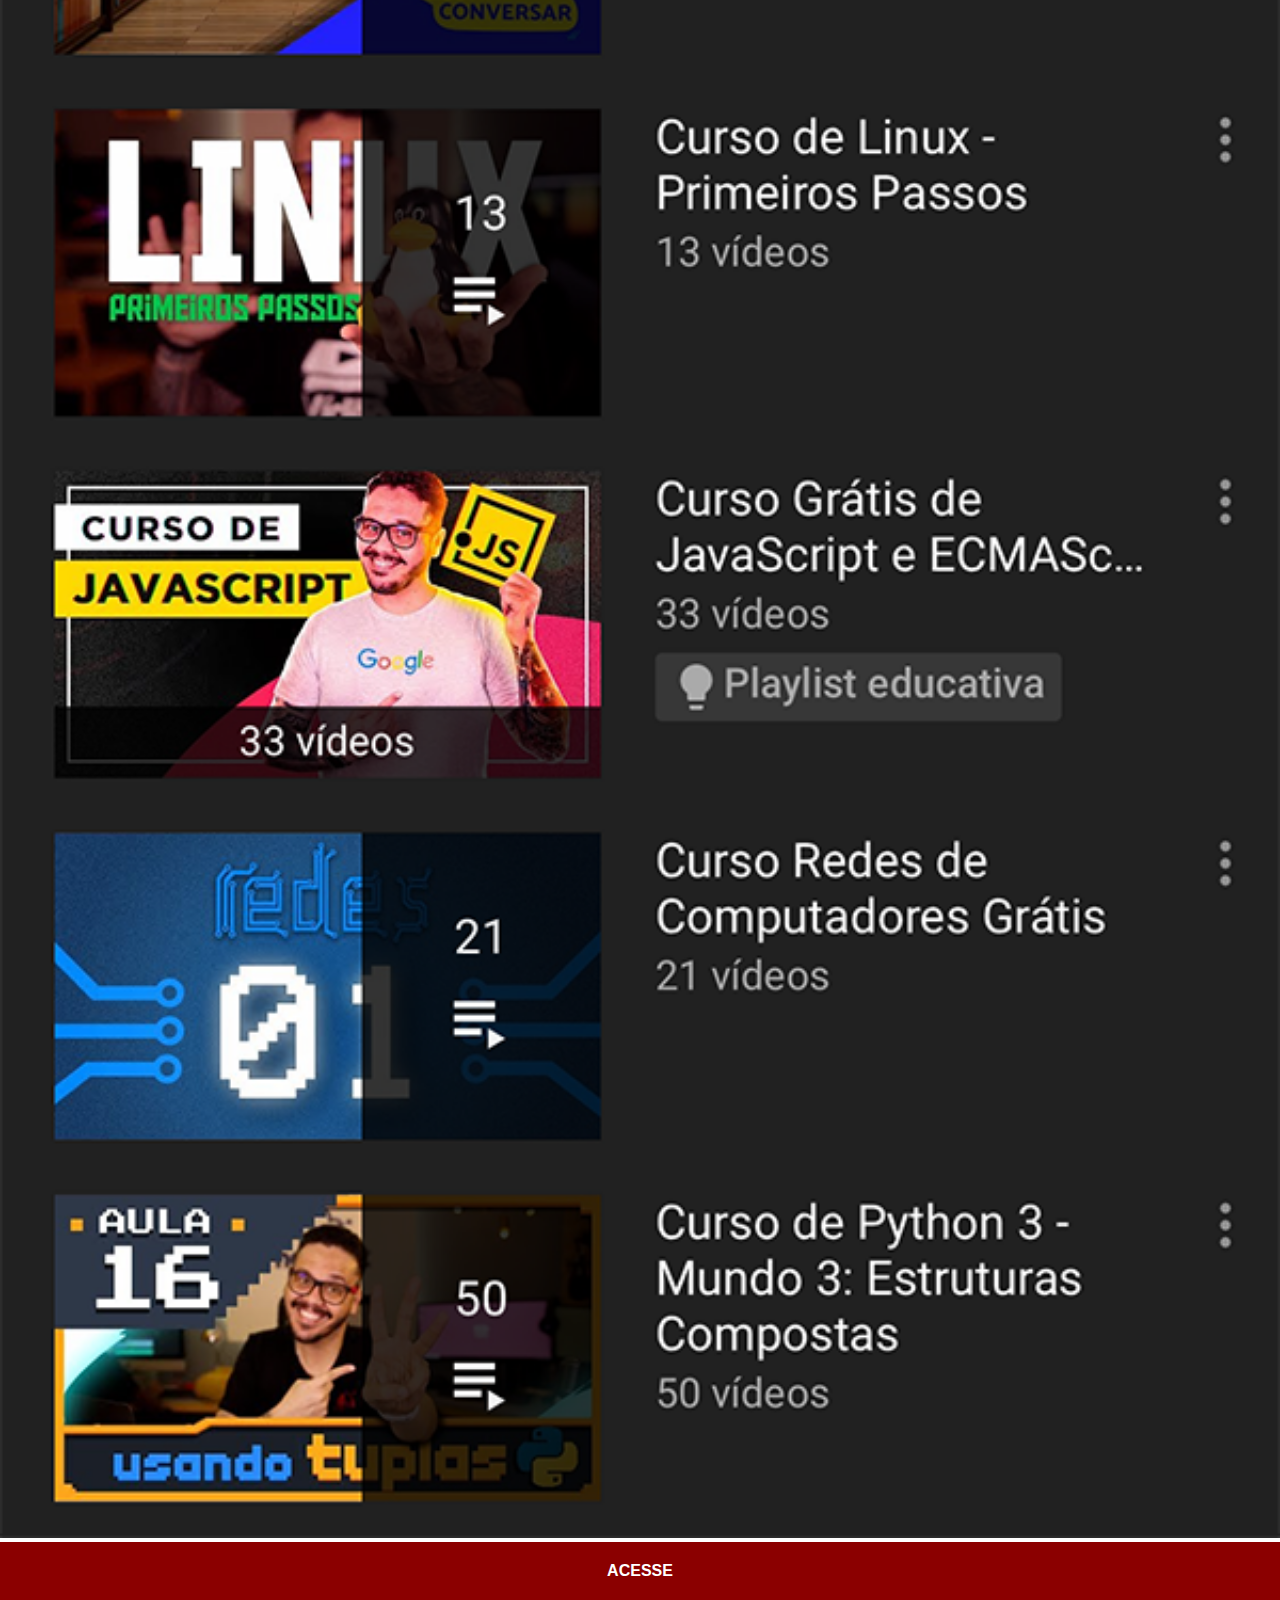
<file: paginas/youtube.html>
<!DOCTYPE html>
<html lang="pt-br">
<head>
    <meta charset="UTF-8">
    <meta http-equiv="X-UA-Compatible" content="IE=edge">
    <meta name="viewport" content="width=device-width, initial-scale=1.0">
    <title>YouTube</title>
    <link rel="stylesheet" href="../estilo/social.css">
</head>
<body>
    <img src="../imagens/tela-youtube.png" alt="YouTube">
    <a href="https://www.youtube.com/c/CursoemV%C3%ADdeo/playlists" target="_blank">ACESSE</a>
</body>
</html>
</file>
<file: estilo/style.css>
@charset "utf-8";

* {
    margin: 0px;
    padding: 0px;
    font-family: Arial, Helvetica, sans-serif;
}

html, body {
    height: 100vh;
    width: 100vw;
    background-color: black;
}

body {
    background: url(../imagens/fundo-madeira.jpg) top center/cover no-repeat fixed;
}
main {
    position: relative;
    height: 100vh;
}
#telefone {
    position: absolute;
    top: 50%;
    left: 50%;
    transform: translate(-50%, -50%);
    height: 627px;
    width: 311px;
    background: url(../imagens/frame-iphone.png) no-repeat;
}

#tela {
    position: relative;
    top: 80px;
    left: 22px;
    width: 267px;
    height: 471px;
}

#redes-sociais {
    text-align: right;
}

#redes-sociais img {
    width: 50px;
    margin: 10px;
    border-radius: 50%;
    box-shadow: 2px 2px 5px rgba(0, 0, 0, 0.400);
    box-sizing: border-box;
}

#redes-sociais img:hover {
    border: 2px solid rgba(255, 255, 255, 0.669);
    transform: translate(-3px, -3px);
    box-shadow: 5px 5px 10px rgba(0, 0, 0, 0.628);
    transition: transform 0.5s, border 1s;
}
</file>
<file: estilo/social.css>
@charset "UTF-8";

* {
    margin: 0px;
    padding: 0px;
    font-family: Arial, Helvetica, sans-serif;
}

::-webkit-scrollbar {
    width: 0px;
    height: 0px;
}
img {
    width: 100vw;
}

a {
    display: block;
    background-color: darkred;
    color: white;
    padding: 20px;
    text-align: center;
    font-weight: bolder;
    text-decoration: none;
    
}
a:hover {
    background-color: red;
    transition:0.6s;
}
</file>
